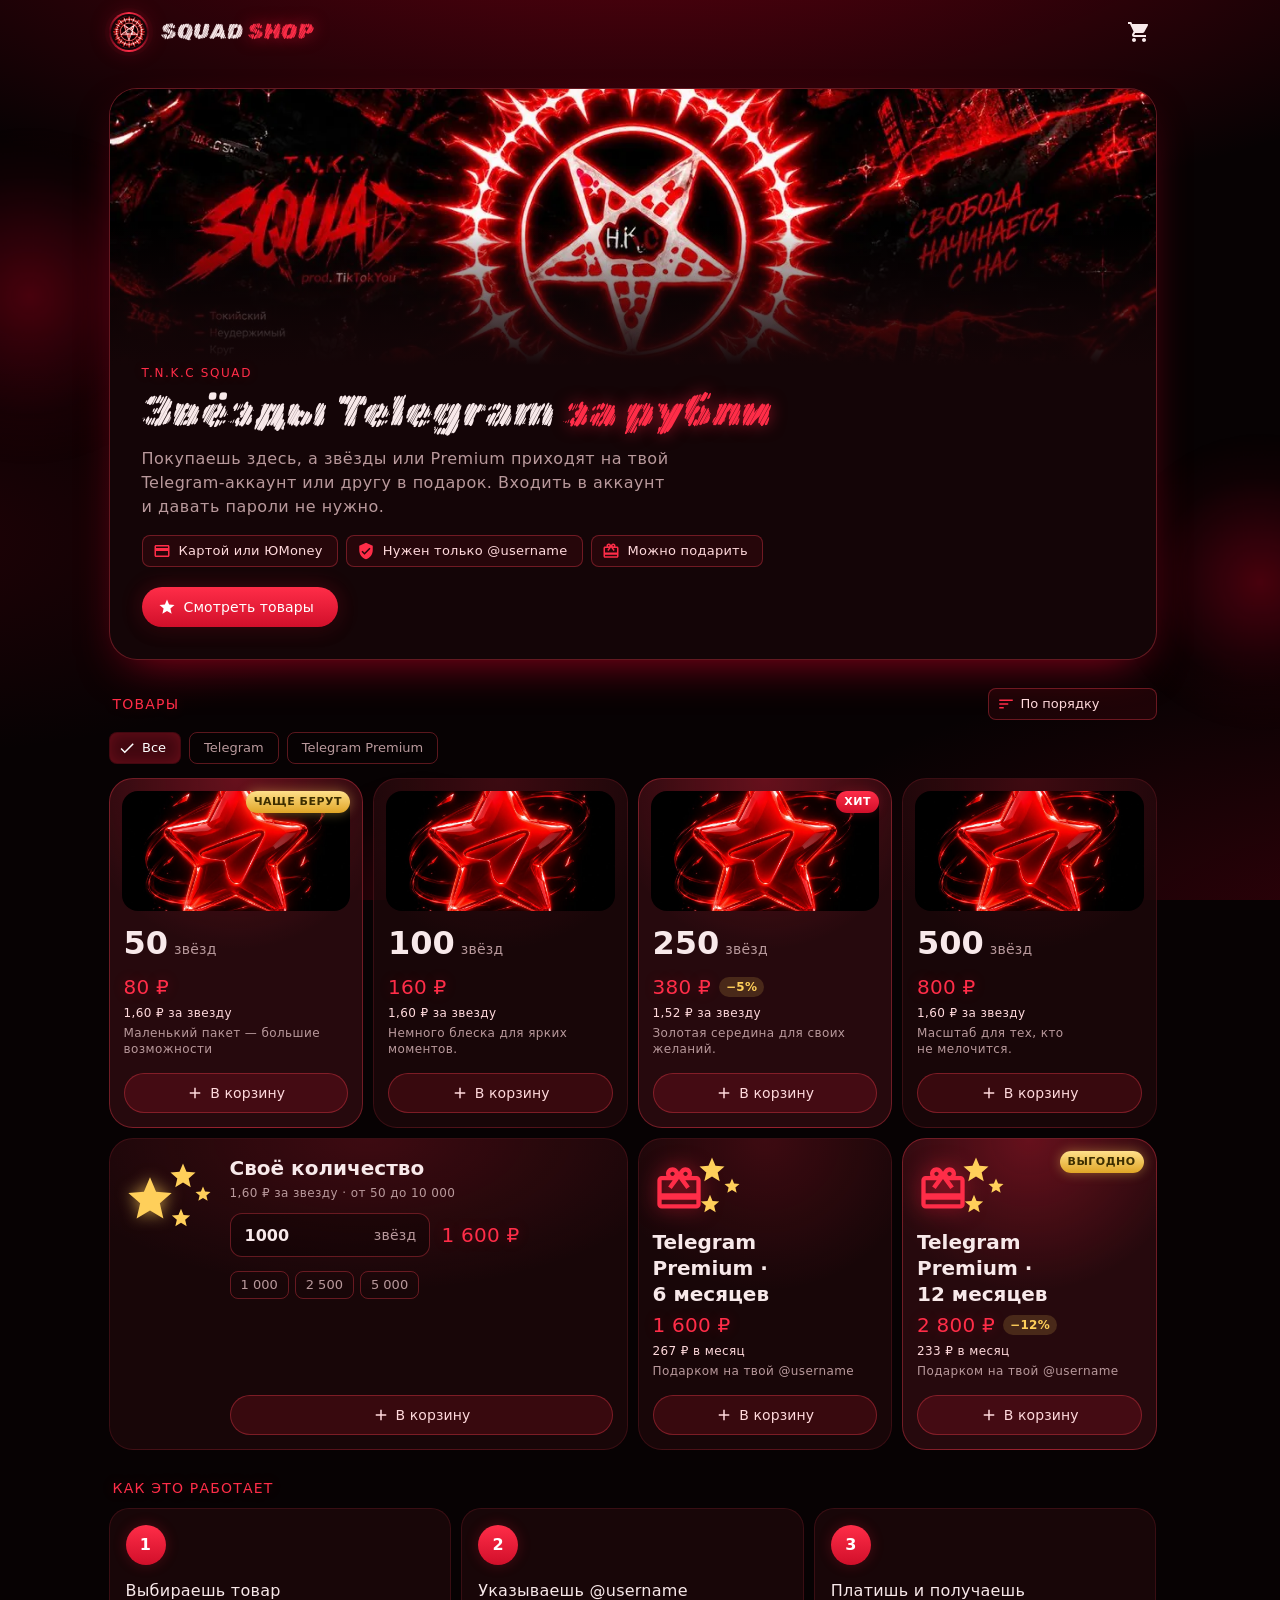
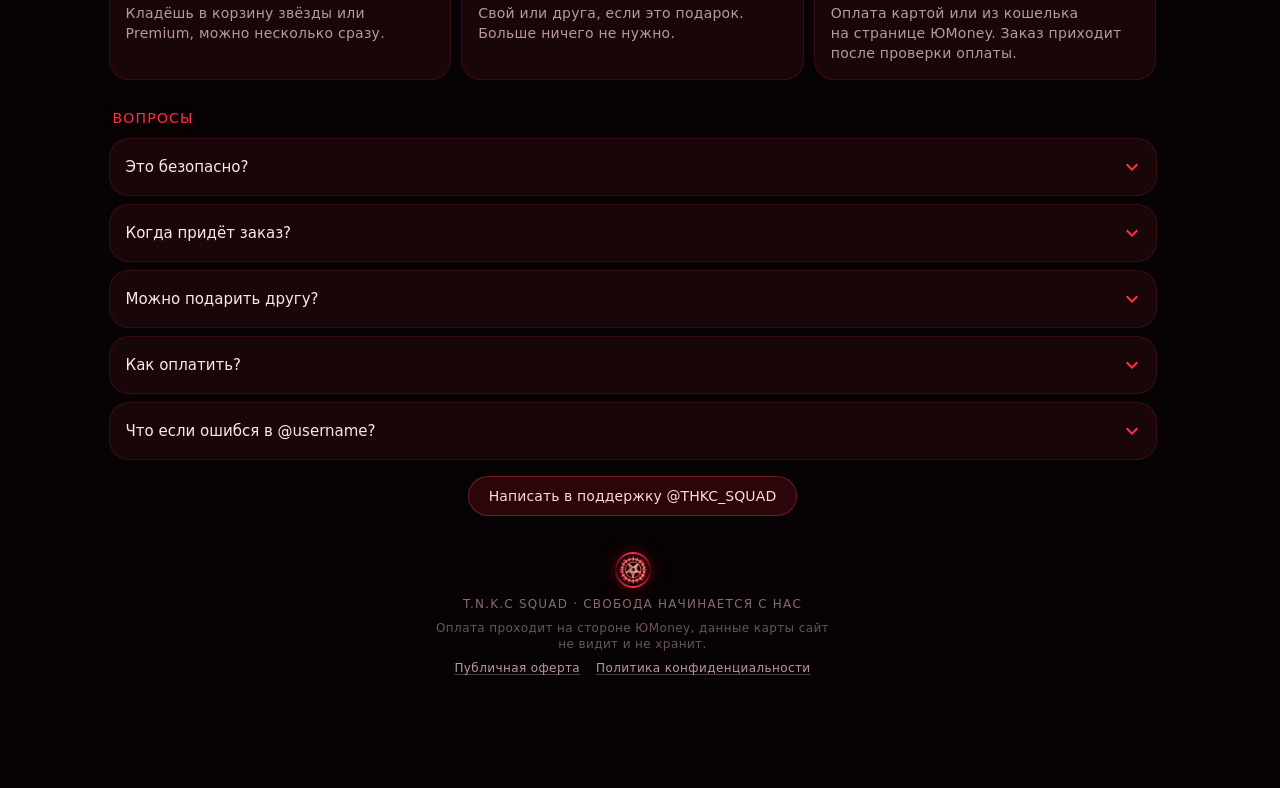
<file: index.html>
<!doctype html>
<html lang="ru">
<head>
  <meta charset="utf-8">
  <meta name="viewport" content="width=device-width, initial-scale=1, viewport-fit=cover">
  <meta name="theme-color" content="#070203">
  <meta name="description" content="SQUAD SHOP: звёзды и Telegram Premium за рубли. Оплата картой или ЮMoney.">
  <title>SQUAD SHOP</title>
  <!-- Link preview in Telegram and other apps -->
  <meta property="og:type" content="website">
  <meta property="og:site_name" content="SQUAD SHOP">
  <meta property="og:locale" content="ru_RU">
  <meta property="og:url" content="https://jeffripper.github.io/SQUAD-SHOP/">
  <meta property="og:title" content="SQUAD SHOP: звёзды Telegram за рубли">
  <meta property="og:description" content="Звёзды и Telegram Premium на твой аккаунт или другу в подарок. Нужен только @username, оплата картой или ЮMoney.">
  <meta property="og:image" content="https://jeffripper.github.io/SQUAD-SHOP/img/og.jpg">
  <meta property="og:image:width" content="1200">
  <meta property="og:image:height" content="630">
  <meta property="og:image:alt" content="SQUAD SHOP: звёзды Telegram за рубли">
  <meta name="twitter:card" content="summary_large_image">
  <link rel="canonical" href="https://jeffripper.github.io/SQUAD-SHOP/">
  <link rel="manifest" href="manifest.json">
  <link rel="icon" href="img/squad-logo.jpg">
  <link rel="apple-touch-icon" href="img/icon-180.png">
  <meta name="apple-mobile-web-app-title" content="SQUAD SHOP">
  <link rel="preload" href="img/squad-cover.webp" as="image" fetchpriority="high">
  <link rel="preload" href="fonts/squad-latin.woff2" as="font" type="font/woff2" crossorigin>
  <link rel="preload" href="fonts/squad-cyrillic.woff2" as="font" type="font/woff2" crossorigin>
  <link rel="stylesheet" href="style.css?v=9">
</head>
<body>
  <div id="topSentinel" aria-hidden="true"></div>
  <div class="backdrop" aria-hidden="true"><i></i><i></i><i></i></div>

  <header class="topbar">
    <div class="topbar-inner">
      <a class="brand" href="#top" aria-label="SQUAD SHOP, наверх">
        <span class="logo-ring"><img class="logo" src="img/squad-logo.webp" alt="" width="40" height="40"></span>
        <b>SQUAD <em>SHOP</em></b>
      </a>
      <div class="top-actions">
      <button class="admin-btn ripple" id="adminBtn" type="button" hidden>
        <svg class="icon" viewBox="0 0 24 24"><path d="M3 17.25V21h3.75L17.81 9.94l-3.75-3.75L3 17.25zM20.71 7.04a.996.996 0 0 0 0-1.41l-2.34-2.34a.996.996 0 0 0-1.41 0l-1.83 1.83 3.75 3.75 1.83-1.83z"/></svg>
        <span>Товары</span><i class="dot-dirty" id="dirtyDot" hidden></i>
      </button>
      <button class="icon-btn ripple" id="cartBtn" type="button" aria-label="Корзина">
        <svg class="icon" viewBox="0 0 24 24"><path d="M7 18c-1.1 0-1.99.9-1.99 2S5.9 22 7 22s2-.9 2-2-.9-2-2-2zM1 2v2h2l3.6 7.59-1.35 2.45c-.16.28-.25.61-.25.96 0 1.1.9 2 2 2h12v-2H7.42c-.14 0-.25-.11-.25-.25l.03-.12.9-1.63h7.45c.75 0 1.41-.41 1.75-1.03l3.58-6.49A1.003 1.003 0 0 0 20 4H5.21l-.94-2H1zm16 16c-1.1 0-1.99.9-1.99 2s.89 2 1.99 2 2-.9 2-2-.9-2-2-2z"/></svg>
        <span class="badge" id="cartBadge" hidden>0</span>
      </button>
      </div>
    </div>
  </header>

  <main id="top">
    <section class="banner enter">
      <div class="cover" aria-hidden="true"></div>
      <div class="banner-body">
        <p class="eyebrow">T.N.K.C SQUAD</p>
        <h1><span>Звёзды Telegram</span> <em>за&nbsp;рубли</em></h1>
        <p class="lead-text">Покупаешь здесь, а&nbsp;звёзды или Premium приходят на&nbsp;твой Telegram-аккаунт или другу в&nbsp;подарок. Входить в&nbsp;аккаунт и&nbsp;давать пароли не&nbsp;нужно.</p>
        <div class="chips">
          <span class="chip"><svg class="icon" viewBox="0 0 24 24"><path d="M20 4H4c-1.11 0-1.99.89-1.99 2L2 18c0 1.11.89 2 2 2h16c1.11 0 2-.89 2-2V6c0-1.11-.89-2-2-2zm0 14H4v-6h16v6zm0-10H4V6h16v2z"/></svg>Картой или ЮMoney</span>
          <span class="chip"><svg class="icon" viewBox="0 0 24 24"><path d="M12 1L3 5v6c0 5.55 3.84 10.74 9 12 5.16-1.26 9-6.45 9-12V5l-9-4zm-2 16l-4-4 1.41-1.41L10 14.17l6.59-6.59L18 9l-8 8z"/></svg>Нужен только @username</span>
          <span class="chip"><svg class="icon" viewBox="0 0 24 24"><path d="M20 6h-2.18c.11-.31.18-.65.18-1 0-1.66-1.34-3-3-3-1.05 0-1.96.54-2.5 1.35l-.5.67-.5-.68C10.96 2.54 10.05 2 9 2 7.34 2 6 3.34 6 5c0 .35.07.69.18 1H4c-1.11 0-1.99.89-1.99 2L2 19c0 1.11.89 2 2 2h16c1.11 0 2-.89 2-2V8c0-1.11-.89-2-2-2zm-5-2c.55 0 1 .45 1 1s-.45 1-1 1-1-.45-1-1 .45-1 1-1zM9 4c.55 0 1 .45 1 1s-.45 1-1 1-1-.45-1-1 .45-1 1-1zm11 15H4v-2h16v2zm0-5H4V8h5.08L7 10.83 8.62 12 11 8.76l1-1.36 1 1.36L15.38 12 17 10.83 14.92 8H20v6z"/></svg>Можно подарить</span>
        </div>
        <a class="btn-filled ripple" href="#catalog">
          <svg class="icon" viewBox="0 0 24 24"><path d="M12 17.27L18.18 21l-1.64-7.03L22 9.24l-7.19-.61L12 2 9.19 8.63 2 9.24l5.46 4.73L5.82 21z"/></svg>
          Смотреть товары
        </a>
      </div>
    </section>

    <section class="group" id="catalog">
      <div class="group-head">
        <h2 class="group-title">Товары</h2>
        <label class="sort">
          <svg class="icon" viewBox="0 0 24 24" aria-hidden="true"><path d="M3 18h6v-2H3v2zM3 6v2h18V6H3zm0 7h12v-2H3v2z"/></svg>
          <select id="sort" aria-label="Сортировка товаров">
            <option value="">По порядку</option>
            <option value="asc">Сначала дешевле</option>
            <option value="desc">Сначала дороже</option>
          </select>
        </label>
      </div>
      <div class="cats-bar" id="catsBar" hidden><div class="cats" id="cats" role="group" aria-label="Категории"></div></div>
      <div class="grid" id="products"></div>
    </section>

    <section class="group">
      <h2 class="group-title">Как это работает</h2>
      <ol class="steps">
        <li class="card reveal"><span class="num">1</span><div><b>Выбираешь товар</b><span>Кладёшь в&nbsp;корзину звёзды или Premium, можно несколько сразу.</span></div></li>
        <li class="card reveal"><span class="num">2</span><div><b>Указываешь @username</b><span>Свой или друга, если это подарок. Больше ничего не&nbsp;нужно.</span></div></li>
        <li class="card reveal"><span class="num">3</span><div><b>Платишь и&nbsp;получаешь</b><span>Оплата картой или из&nbsp;кошелька на&nbsp;странице ЮMoney. Заказ приходит после проверки оплаты.</span></div></li>
      </ol>
    </section>

    <section class="group">
      <h2 class="group-title">Вопросы</h2>
      <div class="faq" id="faq"></div>
    </section>

    <footer class="foot reveal">
      <span class="logo-ring small"><img class="logo" src="img/squad-logo.webp" alt="" loading="lazy" decoding="async"></span>
      <p>T.N.K.C SQUAD · Свобода начинается с нас</p>
      <p class="fine">Оплата проходит на&nbsp;стороне ЮMoney, данные карты сайт не&nbsp;видит и&nbsp;не&nbsp;хранит.</p>
      <p class="foot-links"><a href="offer.html">Публичная оферта</a><a href="privacy.html">Политика конфиденциальности</a></p>
    </footer>
  </main>

  <div class="cart-bar" id="cartBar" hidden>
    <button class="cart-bar-btn ripple press" type="button" id="cartBarBtn">
      <span class="cart-bar-count" id="cartBarCount">0</span>
      <span class="cart-bar-text">Корзина</span>
      <b id="cartBarSum">0 ₽</b>
      <svg class="icon" viewBox="0 0 24 24"><path d="M10 6L8.59 7.41 13.17 12l-4.58 4.59L10 18l6-6z"/></svg>
    </button>
  </div>

  <div class="scrim" id="scrim" hidden></div>
  <section class="sheet" id="sheet" role="dialog" aria-modal="true" aria-labelledby="sheetTitle" hidden>
    <div class="handle" aria-hidden="true"></div>
    <div class="sheet-head">
      <h2 id="sheetTitle">Корзина</h2>
      <button class="icon-btn ripple" type="button" data-close aria-label="Закрыть">
        <svg class="icon" viewBox="0 0 24 24"><path d="M19 6.41L17.59 5 12 10.59 6.41 5 5 6.41 10.59 12 5 17.59 6.41 19 12 13.41 17.59 19 19 17.59 13.41 12z"/></svg>
      </button>
    </div>
    <div class="sheet-body" id="sheetBody"></div>
  </section>

  <div class="dialog-wrap" id="done" hidden>
    <div class="dialog" role="alertdialog" aria-modal="true" aria-labelledby="doneTitle" aria-describedby="doneText">
      <div class="done-mark"><svg class="icon" viewBox="0 0 24 24"><path d="M9 16.17L4.83 12l-1.42 1.41L9 19 21 7l-1.41-1.41z"/></svg></div>
      <h2 id="doneTitle">Оплата отправлена</h2>
      <p id="doneText"></p>
      <button class="order-id ripple" type="button" id="doneCopy">
        <span class="order-label">Номер заказа</span>
        <b id="doneId"></b>
        <svg class="icon" viewBox="0 0 24 24" aria-hidden="true"><path d="M16 1H4c-1.1 0-2 .9-2 2v14h2V3h12V1zm3 4H8c-1.1 0-2 .9-2 2v14c0 1.1.9 2 2 2h11c1.1 0 2-.9 2-2V7c0-1.1-.9-2-2-2zm0 16H8V7h11v14z"/></svg>
        <span class="visually-hidden">: скопировать</span>
      </button>
      <p class="order-note">Сохрани номер: по нему поддержка найдёт заказ.</p>
      <div class="dialog-acts">
        <a class="btn-tonal ripple" id="doneSupport" target="_blank" rel="noopener" hidden>
          <svg class="icon" viewBox="0 0 24 24" aria-hidden="true"><path d="M2.01 21L23 12 2.01 3 2 10l15 2-15 2z"/></svg>
          Написать в поддержку
        </a>
        <button class="btn-filled ripple" type="button" data-close-done>Понятно</button>
      </div>
    </div>
  </div>

  <div class="snackbar" id="snackbar" role="status" aria-live="polite"></div>

  <script src="app.js?v=16"></script>
</body>
</html>
</file>
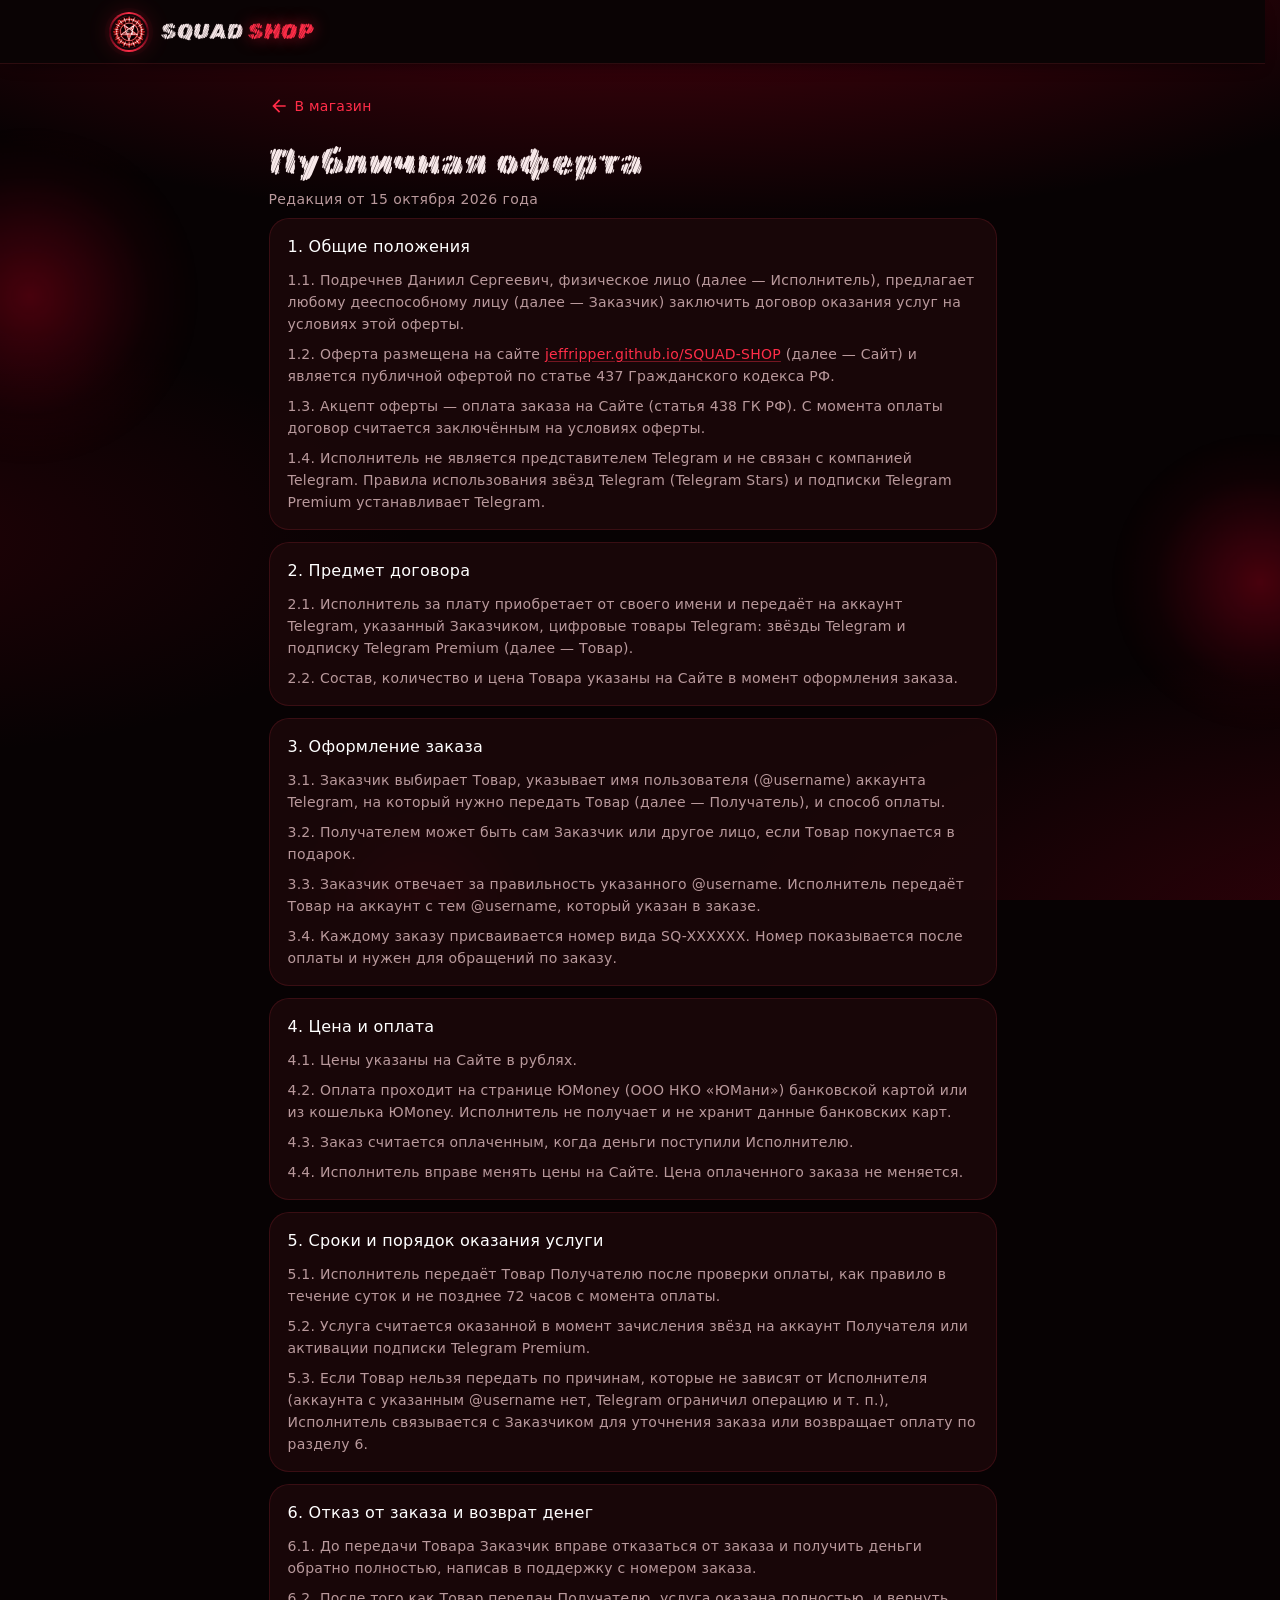
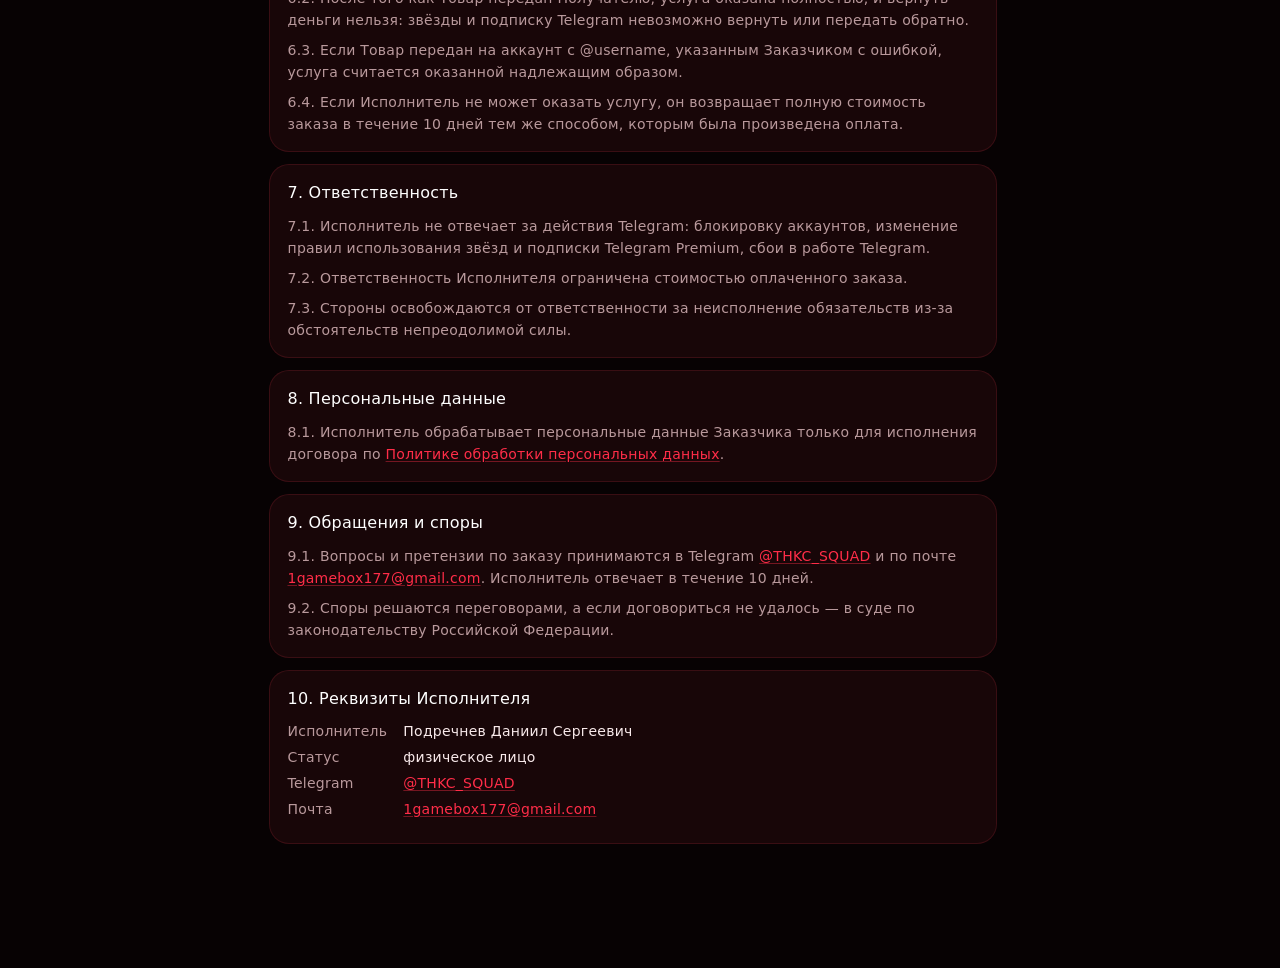
<file: offer.html>
<!doctype html>
<html lang="ru">
<head>
  <meta charset="utf-8">
  <meta name="viewport" content="width=device-width, initial-scale=1, viewport-fit=cover">
  <meta name="theme-color" content="#070203">
  <meta name="description" content="Публичная оферта SQUAD SHOP: условия покупки звёзд Telegram и Telegram Premium.">
  <title>Публичная оферта · SQUAD SHOP</title>
  <link rel="icon" href="img/squad-logo.jpg">
  <link rel="manifest" href="manifest.json">
  <link rel="stylesheet" href="style.css?v=9">
</head>
<body class="doc-page">
  <div class="backdrop" aria-hidden="true"><i></i><i></i><i></i></div>
  <header class="topbar scrolled">
    <div class="topbar-inner">
      <a class="brand" href="./" aria-label="SQUAD SHOP, на главную">
        <span class="logo-ring"><img class="logo" src="img/squad-logo.webp" alt="" width="40" height="40"></span>
        <b>SQUAD <em>SHOP</em></b>
      </a>
    </div>
  </header>

  <main class="doc">
    <a class="text-btn" href="./"><svg class="icon" viewBox="0 0 24 24" aria-hidden="true"><path d="M20 11H7.83l5.59-5.59L12 4l-8 8 8 8 1.41-1.41L7.83 13H20v-2z"/></svg>В магазин</a>
    <h1 class="doc-title">Публичная оферта</h1>
    <p class="doc-date">Редакция от 15 октября 2026 года</p>

    <section>
      <h2>1. Общие положения</h2>
      <p>1.1. Подречнев Даниил Сергеевич, физическое лицо (далее — Исполнитель), предлагает любому дееспособному лицу (далее — Заказчик) заключить договор оказания услуг на условиях этой оферты.</p>
      <p>1.2. Оферта размещена на сайте <a href="https://jeffripper.github.io/SQUAD-SHOP/">jeffripper.github.io/SQUAD-SHOP</a> (далее — Сайт) и является публичной офертой по статье 437 Гражданского кодекса РФ.</p>
      <p>1.3. Акцепт оферты — оплата заказа на Сайте (статья 438 ГК РФ). С момента оплаты договор считается заключённым на условиях оферты.</p>
      <p>1.4. Исполнитель не является представителем Telegram и не связан с компанией Telegram. Правила использования звёзд Telegram (Telegram Stars) и подписки Telegram Premium устанавливает Telegram.</p>
    </section>

    <section>
      <h2>2. Предмет договора</h2>
      <p>2.1. Исполнитель за плату приобретает от своего имени и передаёт на аккаунт Telegram, указанный Заказчиком, цифровые товары Telegram: звёзды Telegram и подписку Telegram Premium (далее — Товар).</p>
      <p>2.2. Состав, количество и цена Товара указаны на Сайте в момент оформления заказа.</p>
    </section>

    <section>
      <h2>3. Оформление заказа</h2>
      <p>3.1. Заказчик выбирает Товар, указывает имя пользователя (@username) аккаунта Telegram, на который нужно передать Товар (далее — Получатель), и способ оплаты.</p>
      <p>3.2. Получателем может быть сам Заказчик или другое лицо, если Товар покупается в подарок.</p>
      <p>3.3. Заказчик отвечает за правильность указанного @username. Исполнитель передаёт Товар на аккаунт с тем @username, который указан в заказе.</p>
      <p>3.4. Каждому заказу присваивается номер вида SQ-XXXXXX. Номер показывается после оплаты и нужен для обращений по заказу.</p>
    </section>

    <section>
      <h2>4. Цена и оплата</h2>
      <p>4.1. Цены указаны на Сайте в рублях.</p>
      <p>4.2. Оплата проходит на странице ЮMoney (ООО НКО «ЮМани») банковской картой или из кошелька ЮMoney. Исполнитель не получает и не хранит данные банковских карт.</p>
      <p>4.3. Заказ считается оплаченным, когда деньги поступили Исполнителю.</p>
      <p>4.4. Исполнитель вправе менять цены на Сайте. Цена оплаченного заказа не меняется.</p>
    </section>

    <section>
      <h2>5. Сроки и порядок оказания услуги</h2>
      <p>5.1. Исполнитель передаёт Товар Получателю после проверки оплаты, как правило в течение суток и не позднее 72 часов с момента оплаты.</p>
      <p>5.2. Услуга считается оказанной в момент зачисления звёзд на аккаунт Получателя или активации подписки Telegram Premium.</p>
      <p>5.3. Если Товар нельзя передать по причинам, которые не зависят от Исполнителя (аккаунта с указанным @username нет, Telegram ограничил операцию и т. п.), Исполнитель связывается с Заказчиком для уточнения заказа или возвращает оплату по разделу 6.</p>
    </section>

    <section>
      <h2>6. Отказ от заказа и возврат денег</h2>
      <p>6.1. До передачи Товара Заказчик вправе отказаться от заказа и получить деньги обратно полностью, написав в поддержку с номером заказа.</p>
      <p>6.2. После того как Товар передан Получателю, услуга оказана полностью, и вернуть деньги нельзя: звёзды и подписку Telegram невозможно вернуть или передать обратно.</p>
      <p>6.3. Если Товар передан на аккаунт с @username, указанным Заказчиком с ошибкой, услуга считается оказанной надлежащим образом.</p>
      <p>6.4. Если Исполнитель не может оказать услугу, он возвращает полную стоимость заказа в течение 10 дней тем же способом, которым была произведена оплата.</p>
    </section>

    <section>
      <h2>7. Ответственность</h2>
      <p>7.1. Исполнитель не отвечает за действия Telegram: блокировку аккаунтов, изменение правил использования звёзд и подписки Telegram Premium, сбои в работе Telegram.</p>
      <p>7.2. Ответственность Исполнителя ограничена стоимостью оплаченного заказа.</p>
      <p>7.3. Стороны освобождаются от ответственности за неисполнение обязательств из-за обстоятельств непреодолимой силы.</p>
    </section>

    <section>
      <h2>8. Персональные данные</h2>
      <p>8.1. Исполнитель обрабатывает персональные данные Заказчика только для исполнения договора по <a href="privacy.html">Политике обработки персональных данных</a>.</p>
    </section>

    <section>
      <h2>9. Обращения и споры</h2>
      <p>9.1. Вопросы и претензии по заказу принимаются в Telegram <a href="https://t.me/THKC_SQUAD?direct">@THKC_SQUAD</a> и по почте <a href="mailto:1gamebox177@gmail.com">1gamebox177@gmail.com</a>. Исполнитель отвечает в течение 10 дней.</p>
      <p>9.2. Споры решаются переговорами, а если договориться не удалось — в суде по законодательству Российской Федерации.</p>
    </section>

    <section>
      <h2>10. Реквизиты Исполнителя</h2>
      <dl class="doc-req">
        <dt>Исполнитель</dt><dd>Подречнев Даниил Сергеевич</dd>
        <dt>Статус</dt><dd>физическое лицо</dd>
        <dt>Telegram</dt><dd><a href="https://t.me/THKC_SQUAD?direct">@THKC_SQUAD</a></dd>
        <dt>Почта</dt><dd><a href="mailto:1gamebox177@gmail.com">1gamebox177@gmail.com</a></dd>
      </dl>
    </section>
  </main>
</body>
</html>
</file>
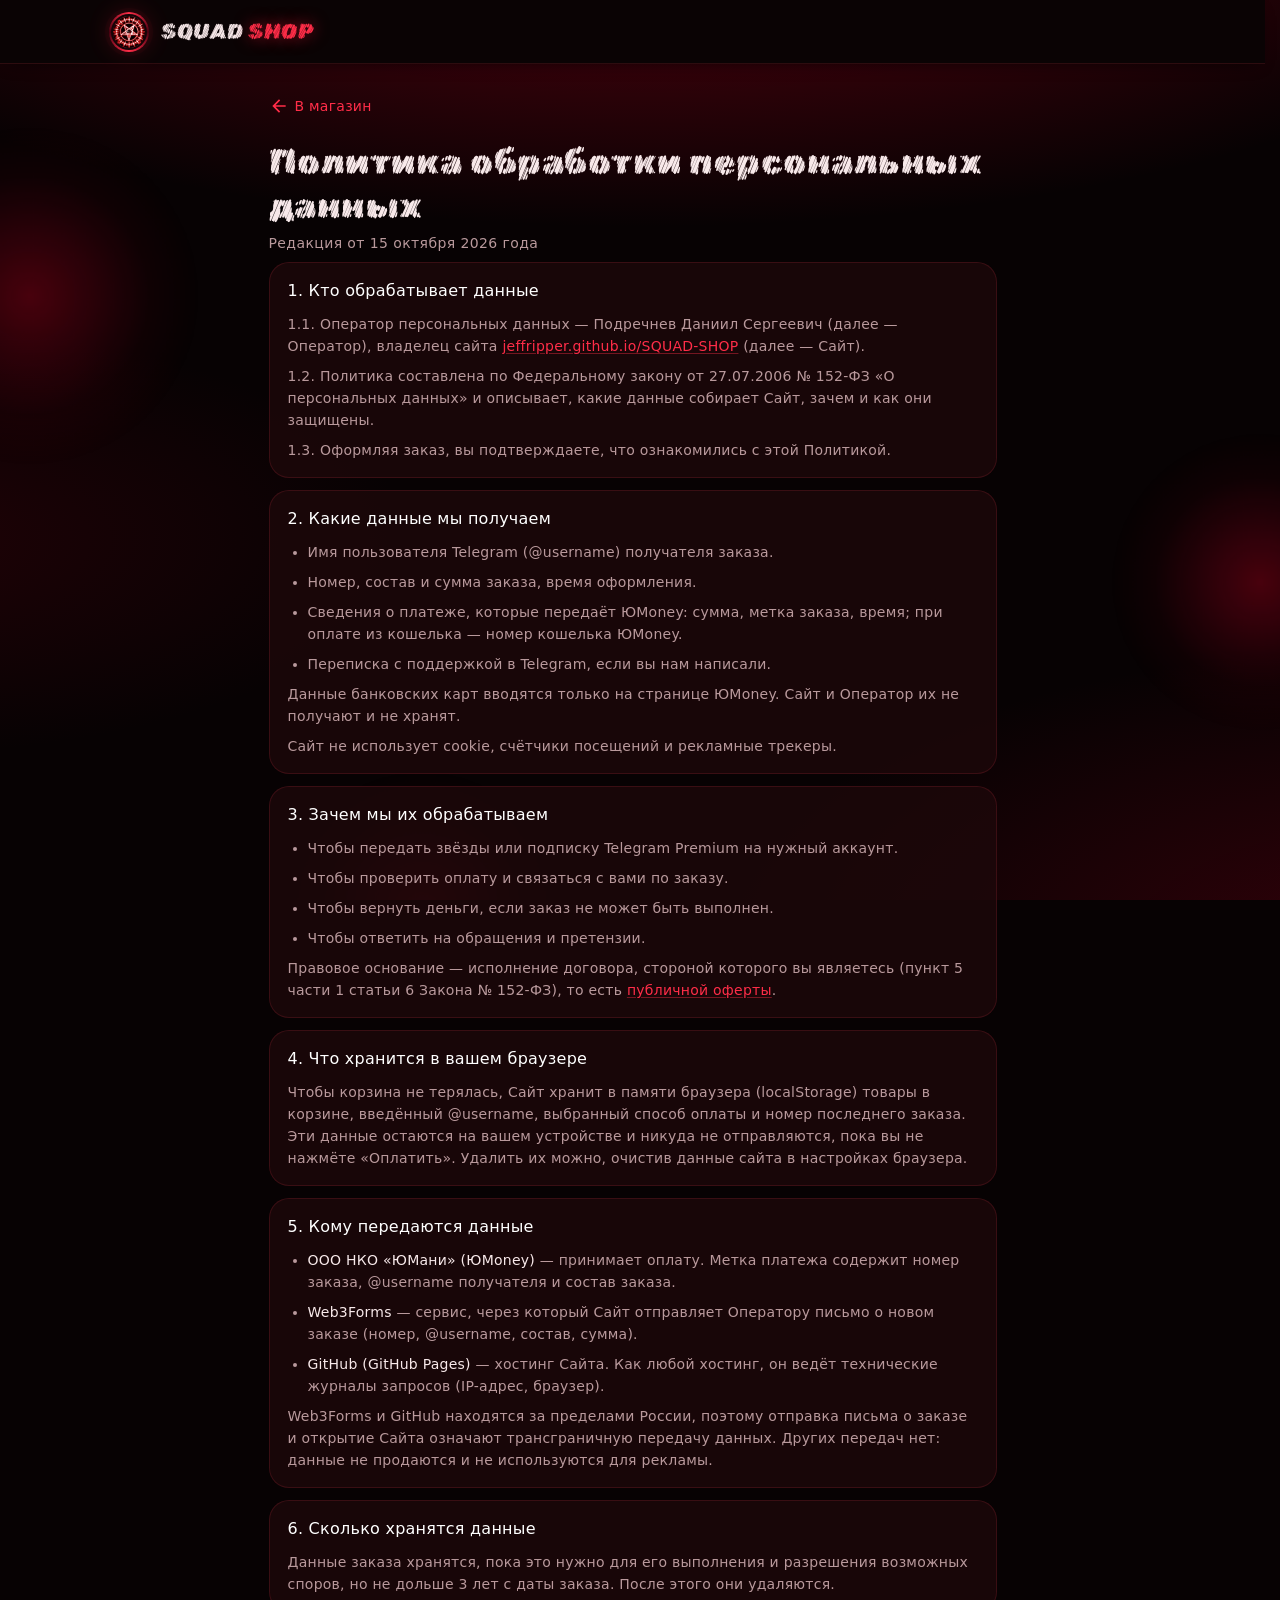
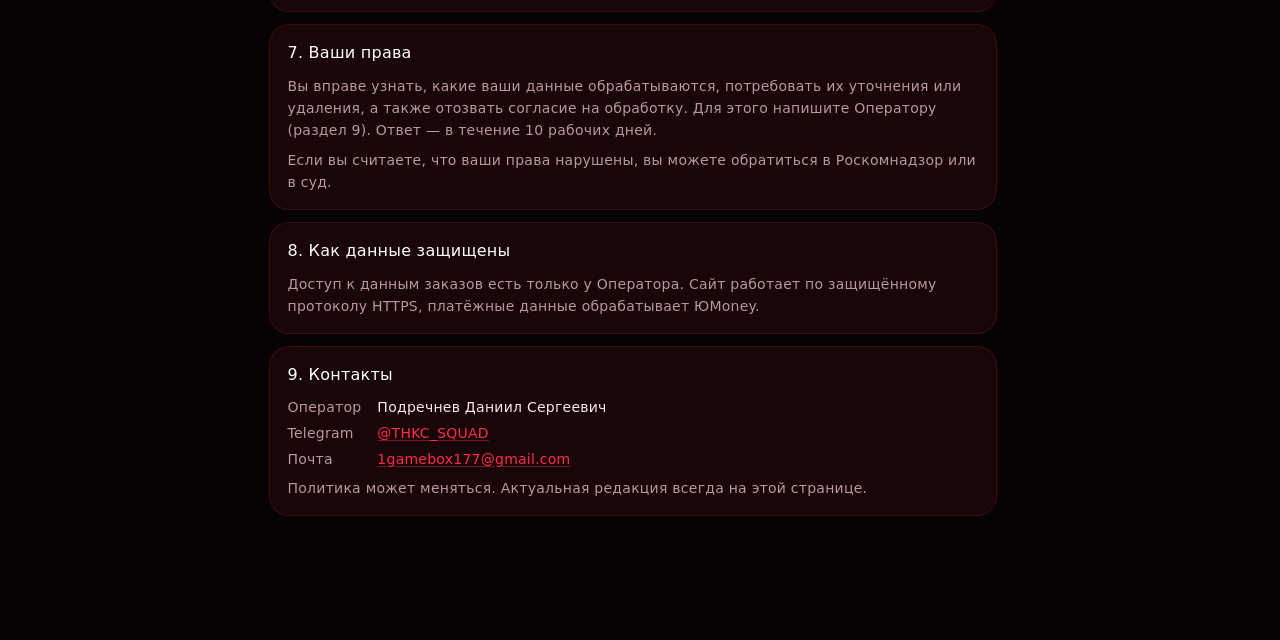
<file: privacy.html>
<!doctype html>
<html lang="ru">
<head>
  <meta charset="utf-8">
  <meta name="viewport" content="width=device-width, initial-scale=1, viewport-fit=cover">
  <meta name="theme-color" content="#070203">
  <meta name="description" content="Политика обработки персональных данных SQUAD SHOP.">
  <title>Политика конфиденциальности · SQUAD SHOP</title>
  <link rel="icon" href="img/squad-logo.jpg">
  <link rel="manifest" href="manifest.json">
  <link rel="stylesheet" href="style.css?v=9">
</head>
<body class="doc-page">
  <div class="backdrop" aria-hidden="true"><i></i><i></i><i></i></div>
  <header class="topbar scrolled">
    <div class="topbar-inner">
      <a class="brand" href="./" aria-label="SQUAD SHOP, на главную">
        <span class="logo-ring"><img class="logo" src="img/squad-logo.webp" alt="" width="40" height="40"></span>
        <b>SQUAD <em>SHOP</em></b>
      </a>
    </div>
  </header>

  <main class="doc">
    <a class="text-btn" href="./"><svg class="icon" viewBox="0 0 24 24" aria-hidden="true"><path d="M20 11H7.83l5.59-5.59L12 4l-8 8 8 8 1.41-1.41L7.83 13H20v-2z"/></svg>В магазин</a>
    <h1 class="doc-title">Политика обработки персональных данных</h1>
    <p class="doc-date">Редакция от 15 октября 2026 года</p>

    <section>
      <h2>1. Кто обрабатывает данные</h2>
      <p>1.1. Оператор персональных данных — Подречнев Даниил Сергеевич (далее — Оператор), владелец сайта <a href="https://jeffripper.github.io/SQUAD-SHOP/">jeffripper.github.io/SQUAD-SHOP</a> (далее — Сайт).</p>
      <p>1.2. Политика составлена по Федеральному закону от 27.07.2006 № 152-ФЗ «О персональных данных» и описывает, какие данные собирает Сайт, зачем и как они защищены.</p>
      <p>1.3. Оформляя заказ, вы подтверждаете, что ознакомились с этой Политикой.</p>
    </section>

    <section>
      <h2>2. Какие данные мы получаем</h2>
      <ul>
        <li>Имя пользователя Telegram (@username) получателя заказа.</li>
        <li>Номер, состав и сумма заказа, время оформления.</li>
        <li>Сведения о платеже, которые передаёт ЮMoney: сумма, метка заказа, время; при оплате из кошелька — номер кошелька ЮMoney.</li>
        <li>Переписка с поддержкой в Telegram, если вы нам написали.</li>
      </ul>
      <p>Данные банковских карт вводятся только на странице ЮMoney. Сайт и Оператор их не получают и не хранят.</p>
      <p>Сайт не использует cookie, счётчики посещений и рекламные трекеры.</p>
    </section>

    <section>
      <h2>3. Зачем мы их обрабатываем</h2>
      <ul>
        <li>Чтобы передать звёзды или подписку Telegram Premium на нужный аккаунт.</li>
        <li>Чтобы проверить оплату и связаться с вами по заказу.</li>
        <li>Чтобы вернуть деньги, если заказ не может быть выполнен.</li>
        <li>Чтобы ответить на обращения и претензии.</li>
      </ul>
      <p>Правовое основание — исполнение договора, стороной которого вы являетесь (пункт 5 части 1 статьи 6 Закона № 152-ФЗ), то есть <a href="offer.html">публичной оферты</a>.</p>
    </section>

    <section>
      <h2>4. Что хранится в вашем браузере</h2>
      <p>Чтобы корзина не терялась, Сайт хранит в памяти браузера (localStorage) товары в корзине, введённый @username, выбранный способ оплаты и номер последнего заказа. Эти данные остаются на вашем устройстве и никуда не отправляются, пока вы не нажмёте «Оплатить». Удалить их можно, очистив данные сайта в настройках браузера.</p>
    </section>

    <section>
      <h2>5. Кому передаются данные</h2>
      <ul>
        <li><b>ООО НКО «ЮМани» (ЮMoney)</b> — принимает оплату. Метка платежа содержит номер заказа, @username получателя и состав заказа.</li>
        <li><b>Web3Forms</b> — сервис, через который Сайт отправляет Оператору письмо о новом заказе (номер, @username, состав, сумма).</li>
        <li><b>GitHub (GitHub Pages)</b> — хостинг Сайта. Как любой хостинг, он ведёт технические журналы запросов (IP-адрес, браузер).</li>
      </ul>
      <p>Web3Forms и GitHub находятся за пределами России, поэтому отправка письма о заказе и открытие Сайта означают трансграничную передачу данных. Других передач нет: данные не продаются и не используются для рекламы.</p>
    </section>

    <section>
      <h2>6. Сколько хранятся данные</h2>
      <p>Данные заказа хранятся, пока это нужно для его выполнения и разрешения возможных споров, но не дольше 3 лет с даты заказа. После этого они удаляются.</p>
    </section>

    <section>
      <h2>7. Ваши права</h2>
      <p>Вы вправе узнать, какие ваши данные обрабатываются, потребовать их уточнения или удаления, а также отозвать согласие на обработку. Для этого напишите Оператору (раздел 9). Ответ — в течение 10 рабочих дней.</p>
      <p>Если вы считаете, что ваши права нарушены, вы можете обратиться в Роскомнадзор или в суд.</p>
    </section>

    <section>
      <h2>8. Как данные защищены</h2>
      <p>Доступ к данным заказов есть только у Оператора. Сайт работает по защищённому протоколу HTTPS, платёжные данные обрабатывает ЮMoney.</p>
    </section>

    <section>
      <h2>9. Контакты</h2>
      <dl class="doc-req">
        <dt>Оператор</dt><dd>Подречнев Даниил Сергеевич</dd>
        <dt>Telegram</dt><dd><a href="https://t.me/THKC_SQUAD?direct">@THKC_SQUAD</a></dd>
        <dt>Почта</dt><dd><a href="mailto:1gamebox177@gmail.com">1gamebox177@gmail.com</a></dd>
      </dl>
      <p>Политика может меняться. Актуальная редакция всегда на этой странице.</p>
    </section>
  </main>
</body>
</html>
</file>
<file: style.css>
/* SQUAD SHOP: the same look as Finya's Mini App. Always dark, blood red with
   glow, Material 3 shapes, type scale and motion. */
@font-face { font-family: 'Squad'; font-display: swap; src: url(fonts/squad-latin.woff2) format('woff2'); unicode-range: U+0000-00FF, U+2000-206F; }
@font-face { font-family: 'Squad'; font-display: swap; src: url(fonts/squad-cyrillic.woff2) format('woff2'); unicode-range: U+0400-045F, U+0490-0491, U+2116; }

:root {
  --bg: #070203;
  --surface: rgba(30, 8, 11, 0.78);
  --surface-high: rgba(46, 11, 16, 0.82);
  --surface-solid: #140507;
  --line: rgba(255, 64, 84, 0.14);
  --line-strong: rgba(255, 64, 84, 0.34);
  --text: #f8e9ea;
  --text-2: #b9999c;
  --red: #ff2d48;
  --red-deep: #d10f2a;
  --blood: #7a0614;
  --container: #3d0911;
  --on-container: #ffd9dc;
  --glow: rgba(255, 30, 60, 0.55);
  --glow-soft: rgba(255, 30, 60, 0.22);
  --gold: #ffcf5a;

  --ease-standard: cubic-bezier(0.2, 0, 0, 1);
  --ease-emph-decel: cubic-bezier(0.05, 0.7, 0.1, 1);
  --ease-emph-accel: cubic-bezier(0.3, 0, 0.8, 0.15);
  --dur-short: 150ms;
  --dur-medium: 300ms;
  --dur-long: 500ms;
  /* Material 3 Expressive springs for movement (opacity and colour keep the
     plain curves above). Where linear() is missing they fall back to the
     emphasized curve. */
  --spring: var(--ease-emph-decel);        /* damping 0.8: sheets, cards */
  --spring-bouncy: var(--ease-emph-decel); /* damping 0.6: buttons, chips, counters */
  --dur-spring: 420ms;
  --dur-spring-fast: 350ms;

  color-scheme: dark;
}
@supports (transition-timing-function: linear(0, 1)) {
  :root {
    --spring: linear(0, 0.029, 0.1, 0.195, 0.302, 0.41, 0.513, 0.608, 0.692, 0.764, 0.825, 0.874, 0.914, 0.945, 0.968, 0.986, 0.998, 1.006, 1.011, 1.014, 1.015, 1.015, 1.014, 1.013, 1.011, 1.01, 1.008, 1.007, 1.005, 1.004, 1.003, 1.002, 1);
    --spring-bouncy: linear(0, 0.043, 0.149, 0.291, 0.446, 0.597, 0.733, 0.848, 0.94, 1.007, 1.053, 1.081, 1.093, 1.094, 1.087, 1.075, 1.061, 1.047, 1.033, 1.021, 1.011, 1.003, 0.997, 0.994, 0.992, 0.991, 0.991, 0.992, 0.993, 0.995, 0.996, 0.997, 1);
  }
}

* { box-sizing: border-box; }
/* The gutter keeps the page from jumping sideways when a sheet locks scrolling. */
html { background: var(--bg); scroll-behavior: smooth; scroll-padding-top: 76px; scrollbar-gutter: stable; }
/* The page paints its own dark ground: the host's white must never show through. */
body { background: var(--bg); }
main, .foot { position: relative; z-index: 1; }
html, body {
  margin: 0;
  min-height: 100%;
  color: var(--text);
  font-family: Roboto, system-ui, -apple-system, "Segoe UI", Arial, sans-serif; /* Android ships Roboto: no web font to wait for */
  font-size: 14px;
  line-height: 20px;
  letter-spacing: 0.25px;
  -webkit-font-smoothing: antialiased;
  -webkit-tap-highlight-color: transparent;
}
body.locked { overflow: hidden; }
a { color: inherit; text-decoration: none; }
button, input { font: inherit; color: inherit; }
button { -webkit-user-select: none; user-select: none; cursor: pointer; }
.icon { width: 24px; height: 24px; flex: none; fill: currentColor; }
[hidden] { display: none !important; }

/* ---- backdrop -------------------------------------------------------------- */
.backdrop {
  position: fixed;
  inset: 0;
  z-index: 0;
  overflow: hidden;
  pointer-events: none;
  background:
    radial-gradient(120% 60% at 50% -12%, rgba(150, 0, 24, 0.62), transparent 62%),
    radial-gradient(90% 55% at 110% 105%, rgba(110, 0, 18, 0.42), transparent 60%),
    radial-gradient(70% 40% at -10% 60%, rgba(90, 0, 14, 0.30), transparent 60%),
    var(--bg);
}
.backdrop i { position: absolute; border-radius: 50%; animation: drift 18s var(--ease-standard) infinite alternate; will-change: transform; }
.backdrop i:nth-child(1) { width: 340px; height: 340px; left: -140px; top: 14%; background: radial-gradient(closest-side, rgba(138, 0, 24, 0.5), rgba(138, 0, 24, 0.25) 40%, rgba(138, 0, 24, 0.07) 70%, rgba(138, 0, 24, 0)); }
.backdrop i:nth-child(2) { width: 300px; height: 300px; right: -130px; top: 48%; background: radial-gradient(closest-side, rgba(163, 0, 29, 0.42), rgba(163, 0, 29, 0.21) 40%, rgba(163, 0, 29, 0.06) 70%, rgba(163, 0, 29, 0)); animation-duration: 22s; animation-delay: -6s; }
.backdrop i:nth-child(3) { width: 280px; height: 280px; left: 22%; bottom: -150px; background: radial-gradient(closest-side, rgba(109, 0, 18, 0.5), rgba(109, 0, 18, 0.25) 40%, rgba(109, 0, 18, 0.07) 70%, rgba(109, 0, 18, 0)); animation-duration: 26s; animation-delay: -12s; }
@keyframes drift { from { transform: translate3d(0, 0, 0) scale(1); } to { transform: translate3d(40px, -60px, 0) scale(1.15); } }

/* ---- Material 3 ripple, pressed glow, motion ------------------------------- */
.ripple { position: relative; overflow: hidden; }
.ripple::before {
  content: "";
  position: absolute;
  inset: 0;
  border-radius: inherit;
  background: currentColor;
  opacity: 0;
  transition: opacity var(--dur-short) linear;
  pointer-events: none;
}
@media (hover: hover) { .ripple:hover::before { opacity: 0.08; } }
.ripple:focus-visible { outline: 2px solid var(--red); outline-offset: 2px; }
.wave {
  position: absolute;
  border-radius: 50%;
  background: currentColor;
  pointer-events: none;
  transform: scale(0);
  opacity: 0.14;
  animation: wave-grow 450ms var(--ease-standard) forwards;
}
.wave.release { animation: wave-grow 450ms var(--ease-standard) forwards, wave-fade 375ms linear forwards; }
@keyframes wave-grow { to { transform: scale(1); } }
@keyframes wave-fade { to { opacity: 0; } }

.press { transition: transform var(--dur-spring) var(--spring); }
/* Pressed glow and ring are painted once and only fade: transitioning
   box-shadow itself repainted the card on every frame. */
.press::after {
  content: "";
  position: absolute;
  inset: 0;
  border-radius: inherit;
  box-shadow: 0 0 0 1px var(--red) inset, 0 0 28px -6px var(--glow) inset;
  opacity: 0;
  pointer-events: none;
  transition: opacity var(--dur-medium) var(--ease-standard);
}
.press.pressed { transform: scale(0.97); transition-duration: var(--dur-short); transition-timing-function: var(--ease-standard); }
.press.pressed::after { opacity: 1; transition-duration: var(--dur-short); }
.press.ripple::before, .press .wave { background: var(--red); }

/* Entrance: only the start state is filled, so once it ends the element's own
   transform (press, hover) works again. */
.enter { animation: rise var(--dur-long) var(--ease-emph-decel) backwards; animation-delay: calc(var(--i, 0) * 45ms); }
@keyframes rise { from { opacity: 0; transform: translate3d(0, 24px, 0); } }
/* Below the first screen things rise as they scroll in. Scroll-driven
   animations run on the compositor, so scrolling stays smooth; browsers
   without them simply show the content. */
@keyframes reveal { from { opacity: 0; transform: translate3d(0, 40px, 0) scale(0.96); } }
@supports (animation-timeline: view()) {
  .reveal, .product:not(.enter) {
    animation: reveal linear backwards;
    animation-timeline: view();
    animation-range: entry 0% entry 85%;
  }
}
/* The halo pulses by opacity of a fixed glow: animating box-shadow itself
   repaints on every frame. */
.logo-ring, .done-mark { position: relative; }
.logo-ring::after, .done-mark::after {
  content: "";
  position: absolute;
  inset: 0;
  border-radius: 50%;
  box-shadow: 0 0 22px var(--glow), 0 0 0 4px rgba(255, 30, 60, 0.12);
  opacity: 0.35;
  pointer-events: none;
  animation: halo 3.2s ease-in-out infinite;
}
@keyframes halo { 50% { opacity: 1; } }

/* ---- buttons --------------------------------------------------------------- */
.btn-filled {
  display: inline-flex;
  align-items: center;
  justify-content: center;
  gap: 8px;
  height: 40px;
  padding: 0 24px 0 16px;
  border: 0;
  border-radius: 20px;
  background: linear-gradient(180deg, var(--red), var(--red-deep));
  color: #fff;
  font-weight: 500;
  letter-spacing: 0.1px;
  box-shadow: 0 0 22px var(--glow-soft), 0 4px 14px rgba(0, 0, 0, 0.5);
  transition: border-radius var(--dur-spring-fast) var(--spring-bouncy), box-shadow var(--dur-medium) var(--ease-standard);
}
@media (hover: hover) { .btn-filled:hover { box-shadow: 0 0 30px var(--glow), 0 4px 14px rgba(0, 0, 0, 0.5); } }
.btn-filled .icon { width: 18px; height: 18px; }
.btn-filled.wide { width: 100%; height: 52px; border-radius: 26px; font-size: 16px; }
.btn-filled:disabled { background: rgba(255, 255, 255, 0.08); color: rgba(248, 233, 234, 0.38); box-shadow: none; cursor: default; }
/* Pressed buttons square off a little and spring back: Material 3 Expressive. */
.btn-filled:not(:disabled):active, .btn-tonal:active, .cat:active, .sort:active, .seg button:active { border-radius: 10px; }
.btn-filled.wide:not(:disabled):active, .cart-bar-btn:active { border-radius: 16px; }
.btn-tonal {
  display: inline-flex;
  align-items: center;
  justify-content: center;
  gap: 6px;
  height: 40px;
  padding: 0 20px;
  border: 1px solid var(--line-strong);
  border-radius: 20px;
  background: rgba(255, 30, 60, 0.14);
  color: var(--on-container);
  font-weight: 500;
  letter-spacing: 0.1px;
  transition: border-radius var(--dur-spring-fast) var(--spring-bouncy);
}
.btn-tonal .icon { width: 18px; height: 18px; }
.icon-btn {
  position: relative;
  width: 44px;
  height: 44px;
  display: grid;
  place-items: center;
  border: 0;
  border-radius: 50%;
  background: transparent;
  color: var(--text);
  overflow: visible;
}
.icon-btn.ripple { overflow: hidden; }
#cartBtn { overflow: visible; }
#cartBtn::before { border-radius: 50%; }
.badge {
  position: absolute;
  top: 4px;
  right: 2px;
  min-width: 18px;
  height: 18px;
  padding: 0 5px;
  border-radius: 9px;
  background: var(--red);
  color: #fff;
  font-size: 11px;
  line-height: 18px;
  font-weight: 700;
  text-align: center;
  box-shadow: 0 0 10px var(--glow);
}


/* ---- top app bar ----------------------------------------------------------- */
.topbar {
  position: sticky;
  top: env(safe-area-inset-top, 0px);
  z-index: 20;
  isolation: isolate;
}
/* Material 3 top app bar: clear at the top of the page, a solid surface with a
   divider once content scrolls under it. Only the layer's opacity changes.
   No backdrop blur: the background behind moves all the time, so the blur was
   recomputed every frame and the page lagged on phones. */
.topbar::before {
  content: "";
  position: absolute;
  inset: 0;
  z-index: -1;
  background: #0a0304;
  border-bottom: 1px solid var(--line);
  box-shadow: 0 6px 18px -10px rgba(0, 0, 0, 0.9);
  opacity: 0;
  transition: opacity var(--dur-medium) var(--ease-standard);
}
.topbar.scrolled::before { opacity: 1; }
/* Category chips stuck right below: one surface, the divider moves under them. */
.topbar.joined::before { border-bottom-color: transparent; box-shadow: none; }
#topSentinel { position: absolute; top: 0; left: 0; width: 1px; height: 8px; pointer-events: none; }
.topbar-inner { max-width: 1080px; margin: 0 auto; height: 64px; padding: 0 12px 0 16px; display: flex; align-items: center; justify-content: space-between; }
.brand { display: flex; align-items: center; gap: 12px; }
.brand b { font-family: 'Squad', 'Roboto', sans-serif; font-weight: 400; font-size: 22px; line-height: 28px; letter-spacing: 0.5px; transform: skewX(-8deg); }
.brand em, h1 em { font-style: normal; color: var(--red); text-shadow: 0 0 16px var(--glow); }
.logo-ring {
  flex: none;
  width: 40px;
  height: 40px;
  border-radius: 50%;
  padding: 2px;
  background: conic-gradient(from 0deg, var(--red), #4a0010, var(--red), #4a0010, var(--red));
}
.logo { display: block; width: 100%; height: 100%; border-radius: 50%; border: 2px solid var(--surface-solid); object-fit: cover; }

main { max-width: 1080px; margin: 0 auto; padding: 16px 16px calc(112px + env(safe-area-inset-bottom)); }

/* ---- hero banner ----------------------------------------------------------- */
.banner {
  position: relative;
  overflow: hidden;
  border-radius: 28px;
  border: 1px solid var(--line-strong);
  background: var(--surface-solid);
  box-shadow: 0 18px 48px -20px rgba(220, 0, 40, 0.75);
}
/* The fade to the card colour is part of the cover itself: the Ken Burns zoom
   pushes the cover ~20px past its box, and a separate overlay left that edge
   uncovered as a bright strip behind the heading (seen on PC). */
.banner .cover {
  height: 180px;
  background:
    linear-gradient(180deg, rgba(20, 5, 7, 0) 45%, rgba(20, 5, 7, 0.75) 76%, var(--surface-solid) 92%),
    url("img/squad-cover.webp") 50% 46% / cover no-repeat;
  animation: kenburns 24s ease-in-out infinite alternate;
  transform-origin: 50% 45%;
}
@keyframes kenburns { from { transform: scale(1); } to { transform: scale(1.12) translate3d(0, 4px, 0); } }
.banner-body { position: relative; z-index: 1; margin-top: -24px; padding: 0 20px 22px; }
.eyebrow { margin: 0 0 4px; font-size: 12px; line-height: 16px; font-weight: 500; letter-spacing: 1.6px; color: var(--red); text-shadow: 0 0 12px var(--glow-soft); }
h1 {
  margin: 0;
  font-family: 'Squad', 'Roboto', sans-serif;
  font-weight: 400;
  /* «Звёзды Telegram» stays on one line down to 360px wide screens. */
  font-size: clamp(24px, 7.6vw, 32px);
  line-height: 40px;
  letter-spacing: 0.5px;
}
/* Each part leans by itself: skewing the whole heading shifted a wrapped first
   line to the right of the second. */
h1 > span, h1 > em { display: inline-block; transform: skewX(-8deg); }
.lead-text { margin: 10px 0 0; max-width: 560px; font-size: 16px; line-height: 24px; letter-spacing: 0.5px; color: var(--text-2); }
.chips { display: flex; flex-wrap: wrap; gap: 8px; margin: 16px 0 20px; }
.chip {
  display: inline-flex;
  align-items: center;
  gap: 8px;
  height: 32px;
  padding: 0 14px 0 10px;
  border-radius: 8px;
  border: 1px solid var(--line-strong);
  background: rgba(255, 30, 60, 0.08);
  color: var(--on-container);
  font-weight: 500;
  font-size: 13px;
}
.chip .icon { width: 18px; height: 18px; fill: var(--red); }

/* ---- sections -------------------------------------------------------------- */
.group { margin-top: 28px; }
.group-title {
  margin: 0 4px 10px;
  font-size: 14px;
  line-height: 20px;
  font-weight: 500;
  letter-spacing: 1.2px;
  text-transform: uppercase;
  color: var(--red);
  text-shadow: 0 0 14px var(--glow-soft);
}
.card { border-radius: 20px; padding: 16px; border: 1px solid var(--line); background: var(--surface); }

/* ---- catalog toolbar: sort and category filter chips ----------------------- */
.group-head { display: flex; align-items: center; justify-content: space-between; gap: 12px; margin-bottom: 10px; }
.group-head .group-title { margin-bottom: 0; }
.sort {
  position: relative;
  display: inline-flex;
  align-items: center;
  gap: 6px;
  height: 32px;
  padding: 0 10px 0 8px;
  border: 1px solid var(--line-strong);
  border-radius: 8px;
  background: rgba(255, 30, 60, 0.08);
  color: var(--on-container);
  font-size: 13px;
  font-weight: 500;
  cursor: pointer;
  transition: border-radius var(--dur-spring-fast) var(--spring-bouncy);
}
.sort .icon { width: 18px; height: 18px; fill: var(--red); }
.sort select { appearance: none; -webkit-appearance: none; border: 0; outline: 0; background: transparent; color: inherit; font: inherit; cursor: pointer; padding-right: 2px; }
.sort select option { background: var(--surface-solid); color: var(--text); }
.sort:focus-within { border-color: var(--red); box-shadow: 0 0 12px var(--glow-soft); }
/* The chips stick under the app bar while the catalog scrolls. Stuck, a solid
   surface fades in behind them; it reaches the screen edges through a spread
   shadow clipped to the bar's height, which adds no page overflow. */
.cats-bar { position: sticky; top: calc(64px + env(safe-area-inset-top, 0px)); z-index: 15; isolation: isolate; margin: -6px -16px 6px; padding: 6px 0; }
.cats-bar::before, .cats-bar::after {
  content: "";
  position: absolute;
  left: 0;
  right: 0;
  z-index: -1;
  clip-path: inset(0 -100vmax);
  opacity: 0;
  transition: opacity var(--dur-medium) var(--ease-standard);
}
.cats-bar::before { top: 0; bottom: 0; background: #0a0304; box-shadow: 0 0 0 100vmax #0a0304; }
.cats-bar::after { bottom: -1px; height: 1px; background: var(--line); box-shadow: 0 0 0 100vmax var(--line); }
.cats-bar.stuck::before, .cats-bar.stuck::after { opacity: 1; }
.cats { display: flex; gap: 8px; padding: 2px 16px; overflow-x: auto; scrollbar-width: none; contain: content; }
.cats::-webkit-scrollbar { display: none; }
.cat {
  display: inline-flex;
  flex: none;
  align-items: center;
  gap: 6px;
  height: 32px;
  padding: 0 14px;
  border: 1px solid var(--line-strong);
  border-radius: 8px;
  background: transparent;
  color: var(--text-2);
  font-size: 13px;
  font-weight: 500;
  white-space: nowrap;
  transition: background var(--dur-short) var(--ease-standard), color var(--dur-short) var(--ease-standard), border-color var(--dur-short) var(--ease-standard), border-radius var(--dur-spring-fast) var(--spring-bouncy);
}
/* Material 3 filter chip: the check slides in when the chip is selected. */
/* Hidden, the icon takes no room and cancels the flex gap; shown, it eats into
   the left padding as Material 3 filter chips do. */
.cat .icon { width: 0; height: 18px; margin: 0 -6px 0 0; opacity: 0; transform: scale(0.4); transition: width var(--dur-spring-fast) var(--spring), margin var(--dur-spring-fast) var(--spring), opacity var(--dur-short) linear, transform var(--dur-spring-fast) var(--spring-bouncy); }
.cat[aria-pressed="true"] { border-color: transparent; background: rgba(255, 30, 60, 0.24); color: #fff; box-shadow: 0 0 14px var(--glow-soft) inset; }
.cat[aria-pressed="true"] .icon { width: 18px; margin: 0 0 0 -6px; opacity: 1; transform: none; }

/* ---- product cards --------------------------------------------------------- */
.grid { display: grid; grid-template-columns: repeat(2, 1fr); gap: 10px; }
.product {
  position: relative;
  display: flex;
  flex-direction: column;
  gap: 4px;
  padding: 16px 14px 14px;
  border-radius: 24px;
  border: 1px solid var(--line);
  background:
    radial-gradient(90% 70% at 50% 0%, rgba(255, 34, 64, 0.16), transparent 70%),
    var(--surface);
  overflow: hidden;
}
.product.hot { border-color: var(--line-strong); background: radial-gradient(90% 70% at 50% 0%, rgba(255, 34, 64, 0.3), transparent 70%), var(--surface-high); }
.product { transition: transform var(--dur-spring) var(--spring), border-color var(--dur-medium) var(--ease-standard); }
.product.in-cart { border-color: var(--red); box-shadow: 0 0 0 1px var(--red) inset, 0 0 24px -6px var(--glow); }
@media (hover: hover) {
  .product:hover { transform: translate3d(0, -4px, 0); }
  .product:hover::after { opacity: 0.55; }
}
.tag {
  position: absolute;
  top: 12px;
  right: 12px;
  height: 22px;
  padding: 0 8px;
  border-radius: 11px;
  background: linear-gradient(180deg, var(--red), var(--red-deep));
  color: #fff;
  font-size: 11px;
  line-height: 22px;
  font-weight: 700;
  letter-spacing: 0.5px;
  text-transform: uppercase;
  box-shadow: 0 0 12px var(--glow-soft);
}
.tag.gold { background: linear-gradient(180deg, #ffe08a, #e0a526); color: #3d2e00; box-shadow: 0 0 12px rgba(255, 207, 90, 0.4); }
.stars { position: relative; height: 64px; margin-bottom: 6px; }
.stars .icon { position: absolute; fill: var(--gold); animation: twinkle 3.6s ease-in-out infinite; animation-play-state: paused; }
/* Only the big icon glows: a filter on every moving star cost a lot on phones. */
.stars .icon:first-child { filter: drop-shadow(0 0 8px rgba(255, 207, 90, 0.7)); }
/* Stars twinkle only on cards on screen (app.js marks them .live): dozens of
   animated icons at once made the page lag on phones. */
.product.live .stars .icon { animation-play-state: running; }
.stars .icon:nth-child(1) { width: 52px; height: 52px; left: 0; top: 8px; }
.stars .icon:nth-child(2) { width: 30px; height: 30px; left: 44px; top: 0; animation-delay: -1.2s; }
.stars .icon:nth-child(3) { width: 22px; height: 22px; left: 46px; top: 38px; animation-delay: -2.4s; }
.stars .icon:nth-child(4) { width: 18px; height: 18px; left: 70px; top: 22px; animation-delay: -0.6s; }
@keyframes twinkle { 0%, 100% { transform: scale(1) rotate(0); opacity: 1; } 50% { transform: scale(0.86) rotate(-8deg); opacity: 0.8; } }
.amount { font-size: 32px; line-height: 40px; font-weight: 700; font-variant-numeric: tabular-nums; letter-spacing: 0; }
.amount small { margin-left: 6px; font-size: 14px; font-weight: 500; color: var(--text-2); letter-spacing: 0.25px; }
.price { display: flex; flex-wrap: wrap; align-items: center; gap: 4px 8px; font-size: 20px; line-height: 28px; font-weight: 500; color: var(--red); text-shadow: 0 0 14px var(--glow-soft); }
/* How much a bigger pack saves per star (or per month) against the dearest one. */
.save { height: 20px; padding: 0 7px; border-radius: 10px; background: rgba(255, 207, 90, 0.16); color: var(--gold); font-size: 12px; line-height: 20px; font-weight: 700; letter-spacing: 0.3px; text-shadow: none; font-variant-numeric: tabular-nums; }
.per { font-size: 12px; line-height: 16px; letter-spacing: 0.4px; color: var(--text-2); }
.per.unit { color: var(--on-container); font-variant-numeric: tabular-nums; }
.per.bad { color: #ff7a8a; }
.product .act { margin-top: auto; padding-top: 12px; } /* buttons line up across a row */
.product .btn-tonal { width: 100%; }
.btn-tonal:disabled { opacity: 0.38; cursor: default; }

/* «Своё количество»: two columns wide, stars on the left, the form on the right. */
.product.custom { grid-column: span 2; flex-direction: row; gap: 14px; }
.product.custom .stars { flex: none; width: 92px; height: auto; margin: 0; }
.product.custom .stars .icon:nth-child(1) { top: 18px; }
.product.custom .stars .icon:nth-child(2) { top: 6px; }
.product.custom .stars .icon:nth-child(3) { top: 52px; }
.product.custom .stars .icon:nth-child(4) { top: 30px; }
.custom-body { flex: 1; min-width: 0; display: flex; flex-direction: column; gap: 4px; }
.custom-body .pname { display: block; }
.custom-row { display: flex; flex-wrap: wrap; align-items: center; gap: 8px 12px; margin-top: 8px; }
.custom-row .input { flex: 1 1 120px; min-width: 0; max-width: 200px; height: 44px; padding: 0 12px; border-radius: 12px; }
.custom-row .input input { font-weight: 700; font-variant-numeric: tabular-nums; }
.custom-row .input .suffix { font-size: 14px; }
.custom-row .price { flex: none; }
.quick { display: flex; flex-wrap: wrap; gap: 6px; margin-top: 10px; }
.quick .cat { height: 28px; padding: 0 10px; font-variant-numeric: tabular-nums; }
.stepper { display: flex; align-items: center; justify-content: space-between; height: 40px; border-radius: 20px; background: linear-gradient(180deg, var(--red), var(--red-deep)); color: #fff; box-shadow: 0 0 18px var(--glow-soft); }
.stepper button { width: 44px; height: 40px; border: 0; border-radius: 20px; background: transparent; display: grid; place-items: center; }
.stepper button:disabled { opacity: 0.38; }
.stepper .icon { width: 20px; height: 20px; }
.stepper b { font-size: 16px; font-variant-numeric: tabular-nums; }
/* «В корзину» turns into the stepper and back with a small spring. */
.swap { animation: swap-in var(--dur-spring-fast) var(--spring-bouncy) backwards; }
@keyframes swap-in { from { opacity: 0; transform: scale(0.82); } }

/* Placeholder cards while shop.json loads. The shine moves by transform only. */
.product.skeleton { min-height: 288px; pointer-events: none; }
.skel { display: block; border-radius: 8px; background: rgba(255, 255, 255, 0.06); }
.skel.media { border-radius: 16px; background: rgba(255, 30, 60, 0.08); }
.skel.l1 { width: 60%; height: 28px; margin-top: 6px; }
.skel.l2 { width: 40%; height: 20px; margin-top: 6px; }
.skel.l3 { width: 90%; height: 14px; margin-top: 10px; }
.skel.btn { height: 40px; margin-top: auto; border-radius: 20px; }
.product.skeleton::after {
  content: "";
  position: absolute;
  inset: 0;
  background: linear-gradient(100deg, transparent 30%, rgba(255, 90, 110, 0.08) 50%, transparent 70%);
  transform: translate3d(-100%, 0, 0);
  animation: shimmer 1.4s var(--ease-standard) infinite;
}
@keyframes shimmer { to { transform: translate3d(100%, 0, 0); } }

/* ---- steps ----------------------------------------------------------------- */
.steps { list-style: none; margin: 0; padding: 0; display: grid; gap: 10px; }
.steps li { display: flex; gap: 14px; align-items: flex-start; }
.num {
  flex: none;
  width: 40px;
  height: 40px;
  border-radius: 50%;
  display: grid;
  place-items: center;
  background: linear-gradient(180deg, var(--red), var(--red-deep));
  color: #fff;
  font-weight: 700;
  font-size: 16px;
  box-shadow: 0 0 14px var(--glow-soft);
}
.steps b { display: block; font-size: 16px; line-height: 24px; font-weight: 500; }
.steps div > span { display: block; color: var(--text-2); }

/* ---- faq ------------------------------------------------------------------- */
.faq { display: flex; flex-direction: column; gap: 8px; }
.qa { border-radius: 20px; border: 1px solid var(--line); background: var(--surface); overflow: hidden; }
.qa > button {
  width: 100%;
  min-height: 56px;
  display: flex;
  align-items: center;
  gap: 12px;
  padding: 12px 12px 12px 16px;
  border: 0;
  background: transparent;
  text-align: left;
  font-size: 15px;
  font-weight: 500;
}
.qa > button span { flex: 1; }
.qa > button .icon { fill: var(--red); transition: transform var(--dur-spring) var(--spring-bouncy); }
.qa.open > button .icon { transform: rotate(180deg); }
.qa .ans { display: grid; grid-template-rows: 0fr; transition: grid-template-rows var(--dur-medium) var(--ease-emph-decel); }
.qa.open .ans { grid-template-rows: 1fr; }
.qa .ans > div { overflow: hidden; }
.qa .ans p { margin: 0; padding: 0 16px 16px; color: var(--text-2); opacity: 0; transform: translate3d(0, -6px, 0); transition: opacity var(--dur-short) linear, transform var(--dur-medium) var(--ease-standard); }
.qa.open .ans p { opacity: 1; transform: none; transition-delay: 60ms; }

/* ---- footer ---------------------------------------------------------------- */
.foot { margin-top: 36px; display: flex; flex-direction: column; align-items: center; gap: 8px; text-align: center; }
.foot p { margin: 0; font-size: 12px; line-height: 16px; letter-spacing: 1.2px; text-transform: uppercase; color: rgba(185, 153, 156, 0.7); }
.foot .fine { text-transform: none; letter-spacing: 0.4px; color: rgba(185, 153, 156, 0.55); max-width: 420px; }
.logo-ring.small { width: 36px; height: 36px; }

/* ---- floating cart bar ----------------------------------------------------- */
.cart-bar {
  position: fixed;
  left: 0;
  right: 0;
  bottom: 0;
  z-index: 15;
  display: flex;
  justify-content: center;
  padding: 12px 16px calc(12px + env(safe-area-inset-bottom));
  background: linear-gradient(180deg, rgba(7, 2, 3, 0), rgba(7, 2, 3, 0.92) 40%);
  pointer-events: none;
  animation: rise var(--dur-long) var(--ease-emph-decel) both;
}
.cart-bar-btn {
  pointer-events: auto;
  width: 100%;
  max-width: 480px;
  height: 56px;
  display: flex;
  align-items: center;
  gap: 12px;
  padding: 0 12px 0 10px;
  border: 1px solid var(--red);
  border-radius: 28px;
  background: linear-gradient(180deg, var(--red), var(--red-deep));
  color: #fff;
  box-shadow: 0 0 28px var(--glow), 0 8px 24px rgba(0, 0, 0, 0.6);
  font-size: 16px;
  font-weight: 500;
}
.cart-bar-count { min-width: 36px; height: 36px; padding: 0 8px; border-radius: 18px; background: rgba(0, 0, 0, 0.28); display: grid; place-items: center; font-weight: 700; font-variant-numeric: tabular-nums; }
.cart-bar-text { flex: 1; text-align: left; }
.cart-bar-btn b { font-variant-numeric: tabular-nums; }

/* ---- sheet (bottom sheet on phones, dialog on wide screens) ---------------- */
.scrim { position: fixed; inset: 0; z-index: 30; background: rgba(0, 0, 0, 0.62); animation: fade-in-plain var(--dur-medium) linear; transition: opacity var(--dur-medium) var(--ease-standard); }
.scrim.dragging { transition: none; }
.scrim.leave { animation: fade-out-plain 200ms linear forwards; }
@keyframes fade-in-plain { from { opacity: 0; } }
@keyframes fade-out-plain { to { opacity: 0; } }
.sheet {
  position: fixed;
  left: 0;
  right: 0;
  bottom: 0;
  z-index: 31;
  max-height: 92vh;
  display: flex;
  flex-direction: column;
  border-radius: 28px 28px 0 0;
  border: 1px solid var(--line-strong);
  border-bottom: 0;
  background:
    radial-gradient(100% 50% at 50% 0%, rgba(255, 34, 64, 0.16), transparent 70%),
    var(--surface-solid);
  box-shadow: 0 -12px 48px -12px rgba(220, 0, 40, 0.55);
  animation: sheet-in var(--dur-long) var(--spring);
}
/* Once in, the entrance is dropped so it can't replay after a drag. While the
   finger drags the sheet it follows 1:1; let go and it springs back. */
.sheet.shown { animation: none; }
.sheet.leave { animation: sheet-out 250ms var(--ease-emph-accel) forwards; }
.sheet.settle { transition: transform var(--dur-spring) var(--spring); }
@keyframes sheet-in { from { transform: translate3d(0, 100%, 0); } }
@keyframes sheet-out { to { transform: translate3d(0, 100%, 0); } }
.handle { display: flex; justify-content: center; padding: 16px 0 4px; touch-action: none; cursor: grab; }
.handle::before { content: ""; width: 32px; height: 4px; border-radius: 2px; background: rgba(248, 233, 234, 0.4); }
.sheet-head { display: flex; align-items: center; justify-content: space-between; padding: 4px 8px 4px 20px; touch-action: none; }
.sheet-head h2 { margin: 0; font-size: 22px; line-height: 28px; font-weight: 500; }
.sheet-body { overflow-y: auto; overscroll-behavior: contain; padding: 4px 20px calc(20px + env(safe-area-inset-bottom)); }

@media (min-width: 720px) {
  .sheet {
    left: 50%;
    right: auto;
    top: 50%;
    bottom: auto;
    width: 520px;
    max-height: 86vh;
    border-radius: 28px;
    border-bottom: 1px solid var(--line-strong);
    transform: translate(-50%, -50%);
    animation: dialog-in var(--dur-spring) var(--spring);
  }
  .sheet.leave { animation: dialog-out 200ms var(--ease-emph-accel) forwards; }
  .handle { display: none; }
  .sheet-head { padding-top: 16px; }
}
@keyframes dialog-in { from { opacity: 0; transform: translate(-50%, -50%) scale(0.9); } }
@keyframes dialog-out { to { opacity: 0; transform: translate(-50%, -50%) scale(0.94); } }

.line { display: flex; align-items: center; gap: 12px; padding: 10px 0; border-bottom: 1px solid var(--line); }
.line.gone { opacity: 0; transform: translate3d(24px, 0, 0); transition: opacity var(--dur-short) linear, transform var(--dur-medium) var(--ease-emph-accel); }
.line .lead { flex: none; width: 40px; height: 40px; border-radius: 50%; display: grid; place-items: center; background: var(--container); }
.line .lead .icon { width: 22px; height: 22px; fill: var(--gold); filter: drop-shadow(0 0 6px rgba(255, 207, 90, 0.6)); }
.line .body { flex: 1; min-width: 0; }
.line .body b { display: block; font-size: 16px; line-height: 24px; font-weight: 500; }
.line .body span { color: var(--text-2); }
.line .stepper { height: 36px; background: rgba(255, 30, 60, 0.14); border: 1px solid var(--line-strong); color: var(--on-container); box-shadow: none; }
.line .stepper button { width: 36px; height: 34px; }
.line .stepper b { min-width: 18px; text-align: center; font-size: 14px; }

.field { margin-top: 18px; }
.field label { display: block; margin: 0 4px 6px; font-size: 12px; line-height: 16px; letter-spacing: 0.4px; color: var(--text-2); }
.input {
  display: flex;
  align-items: center;
  height: 56px;
  padding: 0 16px;
  border-radius: 14px;
  border: 1px solid var(--line-strong);
  background: rgba(0, 0, 0, 0.3);
  transition: border-color var(--dur-short) linear, box-shadow var(--dur-short) linear;
}
.input:focus-within { border-color: var(--red); box-shadow: 0 0 0 1px var(--red) inset, 0 0 18px var(--glow-soft); }
.input.bad { border-color: #ff5a6e; }
.input span { color: var(--text-2); font-size: 16px; }
.input input { flex: 1; min-width: 0; height: 100%; border: 0; outline: 0; background: transparent; font-size: 16px; }
.hint { margin: 6px 4px 0; font-size: 12px; line-height: 16px; color: var(--text-2); }
.hint.bad { color: #ff7a8a; }

.seg { display: flex; }
.seg button {
  flex: 1;
  height: 44px;
  display: inline-flex;
  align-items: center;
  justify-content: center;
  gap: 8px;
  border: 1px solid var(--line-strong);
  background: transparent;
  color: var(--text);
  font-weight: 500;
  transition: background var(--dur-short) var(--ease-standard), border-radius var(--dur-spring-fast) var(--spring-bouncy);
}
.seg button:first-child { border-radius: 22px 0 0 22px; }
.seg button:last-child { border-radius: 0 22px 22px 0; border-left: 0; }
.seg button[aria-pressed="true"] { background: rgba(255, 30, 60, 0.22); color: #fff; box-shadow: 0 0 16px var(--glow-soft) inset; }
.seg .icon { width: 18px; height: 18px; }
.seg button[aria-pressed="true"] .icon { animation: swap-in var(--dur-spring-fast) var(--spring-bouncy); }

.total { display: flex; align-items: baseline; justify-content: space-between; margin: 22px 0 14px; }
.total span { color: var(--text-2); font-size: 16px; }
.total b { font-size: 28px; line-height: 36px; font-weight: 700; font-variant-numeric: tabular-nums; color: #fff; text-shadow: 0 0 18px var(--glow); }
.secure { display: flex; align-items: center; justify-content: center; gap: 6px; margin: 12px 0 0; font-size: 12px; line-height: 16px; color: var(--text-2); }
.secure .icon { width: 14px; height: 14px; fill: var(--text-2); }
.empty { padding: 28px 0 8px; text-align: center; color: var(--text-2); }
.empty .icon { width: 48px; height: 48px; fill: var(--red); opacity: 0.6; filter: drop-shadow(0 0 10px var(--glow)); }
.empty p { margin: 10px 0 18px; }

/* ---- success dialog -------------------------------------------------------- */
.dialog-wrap { position: fixed; inset: 0; z-index: 40; display: grid; place-items: center; padding: 24px; background: rgba(0, 0, 0, 0.66); animation: fade-in-plain var(--dur-medium) linear; }
.dialog-wrap.leave { animation: fade-out-plain 200ms linear forwards; }
.dialog-wrap.leave .dialog { animation: pop-out 200ms var(--ease-emph-accel) forwards; }
@keyframes pop-out { to { opacity: 0; transform: scale(0.92); } }
.dialog {
  width: 100%;
  max-width: 380px;
  padding: 24px;
  border-radius: 28px;
  border: 1px solid var(--line-strong);
  background: radial-gradient(100% 60% at 50% 0%, rgba(255, 34, 64, 0.22), transparent 70%), var(--surface-solid);
  text-align: center;
  box-shadow: 0 0 48px -10px var(--glow);
  animation: pop-in var(--dur-spring) var(--spring);
}
@keyframes pop-in { from { opacity: 0; transform: scale(0.85); } }
.done-mark .icon { animation: swap-in var(--dur-spring) var(--spring-bouncy) 150ms backwards; }
.done-mark { width: 64px; height: 64px; margin: 0 auto 14px; border-radius: 50%; display: grid; place-items: center; background: linear-gradient(180deg, var(--red), var(--red-deep)); }
.done-mark .icon { width: 34px; height: 34px; fill: #fff; }
.dialog h2 { margin: 0 0 8px; font-size: 22px; line-height: 28px; font-weight: 500; }
.dialog p { margin: 0 0 20px; color: var(--text-2); }
.dialog p b { color: var(--text); }
.dialog #doneText { margin-bottom: 16px; }
/* The order number is the one thing to keep: big, and a tap copies it. */
.order-id {
  position: relative;
  overflow: hidden;
  display: grid;
  grid-template-columns: 1fr auto;
  align-items: center;
  width: 100%;
  padding: 12px 12px 12px 16px;
  border: 1px dashed var(--line-strong);
  border-radius: 16px;
  background: rgba(255, 30, 60, 0.1);
  text-align: left;
  transition: border-radius var(--dur-spring-fast) var(--spring-bouncy);
}
.order-id:active { border-radius: 10px; }
.order-label { grid-column: 1; font-size: 12px; line-height: 16px; letter-spacing: 0.4px; color: var(--text-2); }
.order-id b { grid-column: 1; font-size: 24px; line-height: 32px; font-weight: 700; letter-spacing: 1.5px; color: #fff; font-variant-numeric: tabular-nums; text-shadow: 0 0 16px var(--glow-soft); }
.order-id .icon { grid-column: 2; grid-row: 1 / span 2; width: 22px; height: 22px; fill: var(--red); }
.dialog .order-note { margin: 8px 4px 20px; font-size: 12px; line-height: 16px; }
.dialog-acts { display: flex; flex-direction: column; gap: 8px; }
.dialog-acts > * { width: 100%; }

/* ---- snackbar -------------------------------------------------------------- */
.snackbar {
  position: fixed;
  left: 50%;
  bottom: calc(16px + env(safe-area-inset-bottom));
  z-index: 50;
  max-width: calc(100% - 32px);
  width: max-content;
  padding: 14px 16px;
  border-radius: 8px;
  background: #f8e9ea;
  color: #2a0a0e;
  font-weight: 500;
  box-shadow: 0 6px 24px rgba(0, 0, 0, 0.6);
  transform: translate3d(-50%, 24px, 0) scale(0.96);
  opacity: 0;
  pointer-events: none;
  transition: transform var(--dur-medium) var(--ease-emph-accel), opacity var(--dur-short) linear;
}
/* Material 3 keeps the snackbar at the bottom, above the floating cart bar. */
body.has-bar .snackbar { bottom: calc(84px + env(safe-area-inset-bottom)); }
.snackbar.show { transform: translate3d(-50%, 0, 0); opacity: 1; transition: transform var(--dur-spring) var(--spring), opacity var(--dur-short) linear; }

/* ---- wide screens ---------------------------------------------------------- */
@media (min-width: 640px) {
  .grid { grid-template-columns: repeat(3, 1fr); }
  .steps { grid-template-columns: repeat(3, 1fr); }
  .steps li { flex-direction: column; }
  h1 { font-size: 44px; line-height: 52px; }
  .banner .cover { height: 240px; }
  .banner-body { padding: 0 32px 32px; }
}
@media (min-width: 960px) {
  .grid { grid-template-columns: repeat(4, 1fr); }
  main { padding-top: 24px; }
  .banner .cover { height: 300px; }
}

@media (prefers-reduced-motion: reduce) {
  *, *::before, *::after { animation-duration: 1ms !important; animation-iteration-count: 1 !important; transition-duration: 1ms !important; }
  .reveal, .product { animation: none !important; }
}

/* ---- custom products ------------------------------------------------------- */
.media { height: 120px; margin: -4px -2px 8px; border-radius: 16px; overflow: hidden; background: var(--container); }
.media img { display: block; width: 100%; height: 100%; object-fit: cover; }
.stars.gifts .icon:nth-child(1) { fill: var(--red); filter: drop-shadow(0 0 10px var(--glow)); }
.pname { font-size: 20px; line-height: 26px; font-weight: 700; letter-spacing: 0; overflow-wrap: anywhere; }
.grid-empty { grid-column: 1 / -1; margin: 8px 0; padding: 24px 16px; text-align: center; color: var(--text-2); border: 1px dashed var(--line-strong); border-radius: 20px; }
#support { display: contents; }
.btn-tonal.support { align-self: center; margin-top: 8px; }
.lead.img { overflow: hidden; background: var(--container); }
.lead.img img { width: 100%; height: 100%; object-fit: cover; }

/* ---- owner panel ----------------------------------------------------------- */
.top-actions { display: flex; align-items: center; gap: 4px; }
.admin-btn {
  position: relative;
  display: inline-flex;
  align-items: center;
  gap: 6px;
  height: 36px;
  padding: 0 14px 0 10px;
  border: 1px solid var(--line-strong);
  border-radius: 18px;
  background: rgba(255, 30, 60, 0.12);
  color: var(--on-container);
  font-weight: 500;
}
.admin-btn .icon { width: 18px; height: 18px; }
.dot-dirty { position: absolute; top: -2px; right: -2px; width: 10px; height: 10px; border-radius: 50%; background: var(--gold); box-shadow: 0 0 8px rgba(255, 207, 90, 0.8); }
@media (max-width: 380px) { .admin-btn span { display: none; } .admin-btn { padding: 0 9px; } }

@media (min-width: 720px) { .sheet.wide-sheet { width: 600px; } }
.add-btn { width: 100%; margin: 4px 0 8px; }
.admin-list { display: flex; flex-direction: column; }
.arow { display: flex; align-items: center; gap: 12px; padding: 10px 0; border-bottom: 1px solid var(--line); }
.arow.off .lead, .arow.off .body { opacity: 0.45; }
.arow .lead { flex: none; width: 40px; height: 40px; border-radius: 50%; display: grid; place-items: center; background: var(--container); }
.arow .lead .icon { width: 22px; height: 22px; fill: var(--gold); }
.arow .body { flex: 1; min-width: 0; }
.arow .body b { display: block; font-weight: 500; white-space: nowrap; overflow: hidden; text-overflow: ellipsis; }
.arow .body span { display: block; font-size: 12px; line-height: 16px; color: var(--text-2); white-space: nowrap; overflow: hidden; text-overflow: ellipsis; }
.arow-acts { display: flex; flex: none; }
.mini { width: 36px; height: 36px; display: grid; place-items: center; border: 0; border-radius: 50%; background: transparent; color: var(--text-2); }
.mini .icon { width: 20px; height: 20px; }
.mini:disabled { opacity: 0.3; cursor: default; }
@media (hover: hover) { .mini:not(:disabled):hover { color: var(--text); } }
.admin-sub { margin: 24px 0 0; font-size: 14px; line-height: 20px; font-weight: 500; letter-spacing: 1.2px; text-transform: uppercase; color: var(--red); }
.save-bar { position: sticky; bottom: calc(-20px - env(safe-area-inset-bottom)); margin: 20px -20px calc(-20px - env(safe-area-inset-bottom)); padding: 12px 20px calc(16px + env(safe-area-inset-bottom)); background: linear-gradient(180deg, rgba(20, 5, 7, 0.6), var(--surface-solid) 30%); }
.save-msg { margin: 0 0 10px; color: var(--on-container); text-align: center; }
.text-btn { display: inline-flex; align-items: center; gap: 6px; height: 36px; margin: 0 0 4px -8px; padding: 0 12px 0 8px; border: 0; border-radius: 18px; background: transparent; color: var(--red); font-weight: 500; }
.text-btn .icon { width: 20px; height: 20px; }
.photo { height: 160px; border-radius: 16px; overflow: hidden; border: 1px dashed var(--line-strong); background: rgba(0, 0, 0, 0.3); }
.photo img { display: block; width: 100%; height: 100%; object-fit: cover; }
.photo-ph { height: 100%; display: flex; flex-direction: column; align-items: center; justify-content: center; gap: 8px; padding: 0 16px; text-align: center; color: var(--text-2); }
.photo-ph .icon { width: 36px; height: 36px; fill: var(--red); opacity: 0.7; }
.photo-acts { display: flex; flex-wrap: wrap; gap: 8px; margin-top: 10px; }
.photo-acts label { cursor: pointer; }
.visually-hidden { position: absolute; width: 1px; height: 1px; overflow: hidden; clip: rect(0 0 0 0); white-space: nowrap; }
.input span:last-child:not(:first-child) { margin-left: 8px; }
.switch-row { display: flex; align-items: center; justify-content: space-between; gap: 16px; min-height: 56px; margin-top: 8px; cursor: pointer; font-size: 16px; }
.switch { position: relative; flex: none; width: 52px; height: 32px; }
.switch input { position: absolute; inset: 0; margin: 0; opacity: 0; cursor: pointer; }
.switch i { position: absolute; inset: 0; border-radius: 16px; border: 2px solid var(--text-2); background: rgba(0, 0, 0, 0.3); transition: background var(--dur-medium) var(--ease-standard), border-color var(--dur-medium) var(--ease-standard); pointer-events: none; }
.switch i::after { content: ""; position: absolute; top: 6px; left: 6px; width: 16px; height: 16px; border-radius: 50%; background: var(--text-2); transition: all var(--dur-medium) var(--ease-emph-decel); }
.switch input:checked + i { background: linear-gradient(180deg, var(--red), var(--red-deep)); border-color: var(--red); box-shadow: 0 0 14px var(--glow-soft); }
.switch input:checked + i::after { top: 2px; left: 22px; width: 24px; height: 24px; background: #fff; }
.switch input:focus-visible + i { outline: 2px solid var(--red); outline-offset: 2px; }
.editor-acts { display: flex; flex-wrap: wrap; align-items: center; justify-content: space-between; gap: 10px; margin-top: 20px; }
.btn-danger { display: inline-flex; align-items: center; gap: 6px; height: 40px; padding: 0 16px 0 12px; border: 1px solid rgba(255, 90, 110, 0.4); border-radius: 20px; background: transparent; color: #ff8a98; font-weight: 500; }
.btn-danger .icon { width: 18px; height: 18px; }
.field .photo-acts label.btn-tonal { display: inline-flex; margin: 0; font-size: 14px; line-height: 20px; letter-spacing: 0.1px; color: var(--on-container); }
.login-text { margin: 4px 0 0; color: var(--text-2); font-size: 15px; line-height: 22px; }
.link-inline { color: var(--red); text-decoration: underline; text-underline-offset: 2px; }
.text-btn.logout { margin: 16px 0 0 -8px; color: var(--text-2); }

/* ---- legal pages: offer.html, privacy.html ---------------------------------- */
.doc { max-width: 760px; }
.doc-title { margin: 12px 0 4px; font-size: 28px; line-height: 36px; }
@media (min-width: 640px) { .doc-title { font-size: 36px; line-height: 44px; } }
.doc-date { margin: 0 0 20px; font-size: 12px; line-height: 16px; letter-spacing: 0.4px; color: var(--text-2); }
.doc section { margin: 0 0 12px; padding: 16px 18px; border-radius: 20px; border: 1px solid var(--line); background: var(--surface); }
.doc h2 { margin: 0 0 10px; font-size: 16px; line-height: 24px; font-weight: 500; color: #fff; }
.doc p, .doc li { margin: 0 0 8px; font-size: 14px; line-height: 22px; color: var(--text-2); }
.doc p:last-child, .doc li:last-child { margin-bottom: 0; }
.doc ul { margin: 0 0 8px; padding-left: 20px; }
.doc b { color: var(--text); font-weight: 500; }
.doc a:not(.text-btn) { color: var(--red); text-decoration: underline; text-underline-offset: 2px; text-decoration-color: rgba(255, 45, 72, 0.4); }
.doc mark { padding: 0 4px; border-radius: 4px; background: rgba(255, 207, 90, 0.18); color: var(--gold); }
.doc-req { display: grid; grid-template-columns: max-content 1fr; gap: 6px 16px; margin: 0 0 8px; }
.doc-req dt { color: var(--text-2); }
.doc-req dd { margin: 0; color: var(--text); overflow-wrap: anywhere; }

/* Links to the offer and the policy: in the footer and under the pay button. */
.foot-links { display: flex; flex-wrap: wrap; justify-content: center; gap: 4px 16px; }
.foot .foot-links a { text-transform: none; font-size: 12px; line-height: 16px; letter-spacing: 0.4px; color: var(--text-2); text-decoration: underline; text-underline-offset: 2px; text-decoration-color: rgba(185, 153, 156, 0.4); }
.agree { margin: 10px 0 0; text-align: center; font-size: 12px; line-height: 16px; color: var(--text-2); }
.agree a { color: var(--on-container); text-decoration: underline; text-underline-offset: 2px; }
</file>
